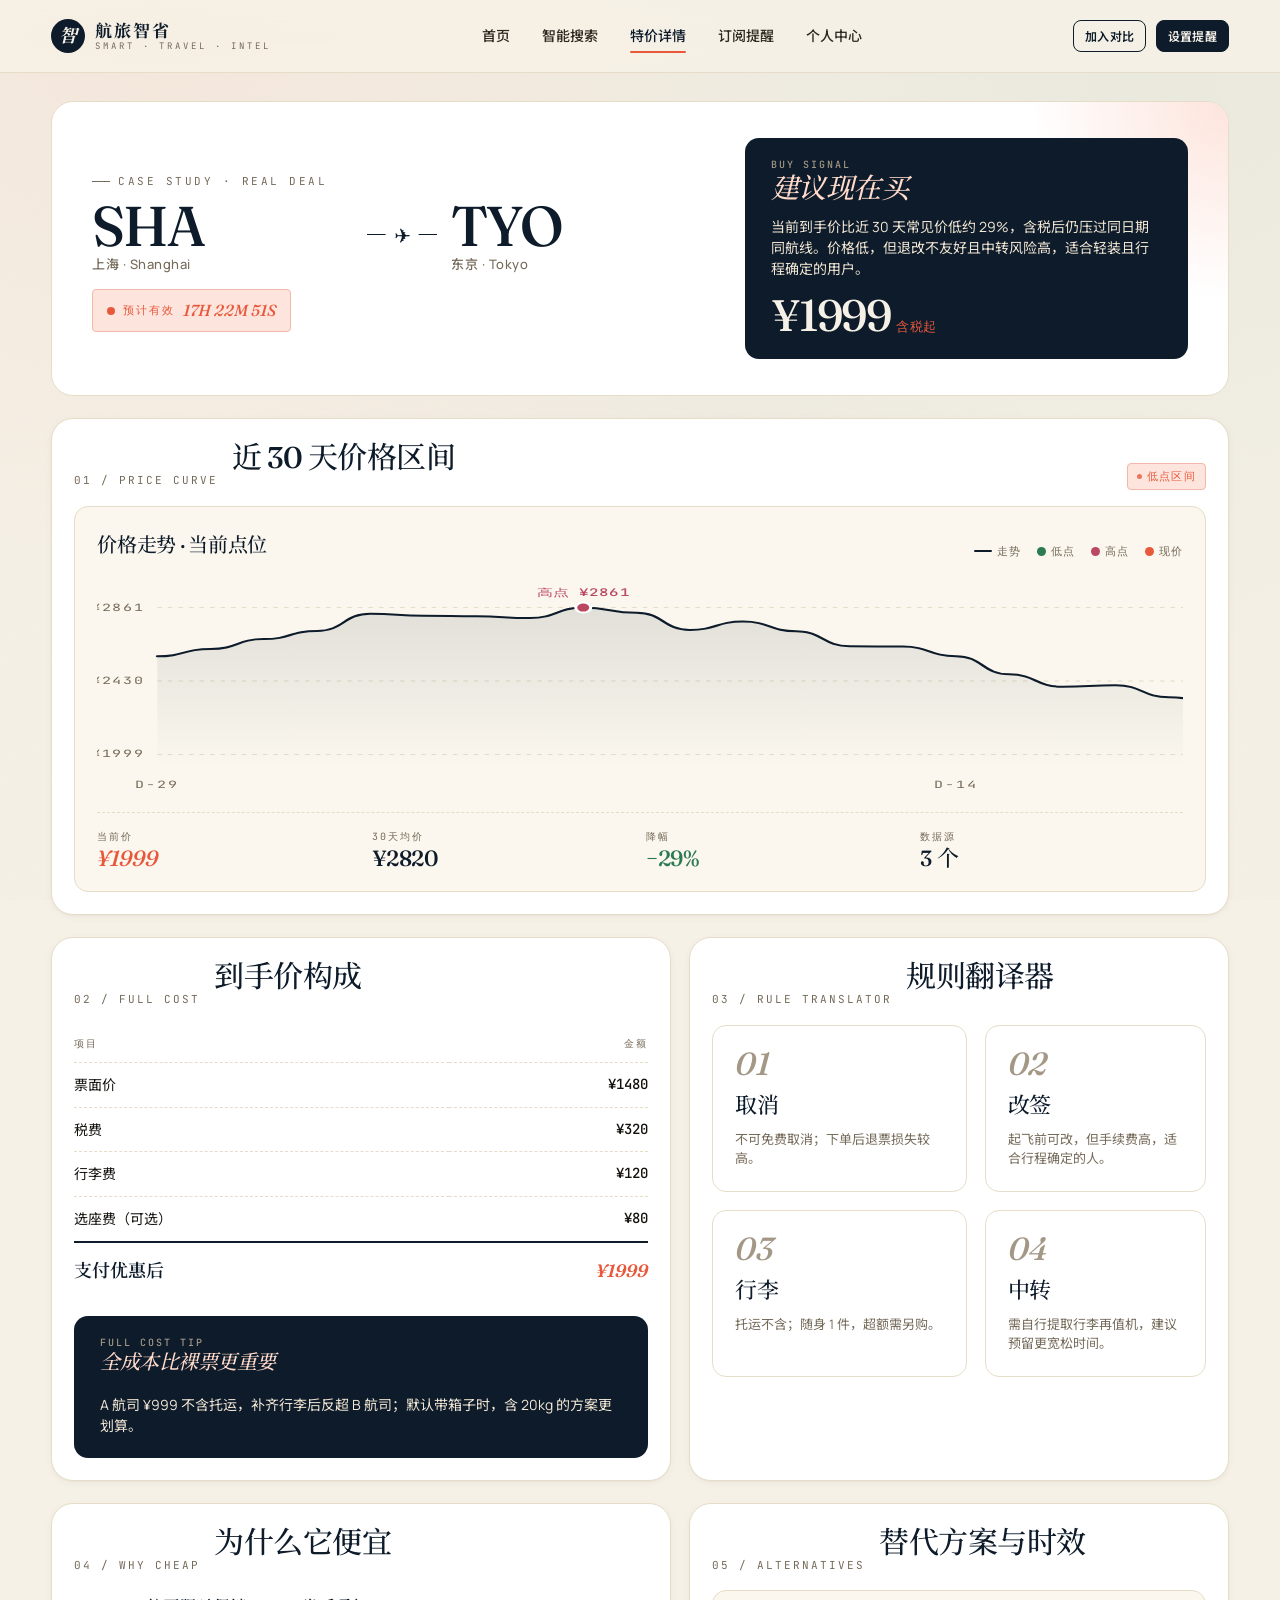
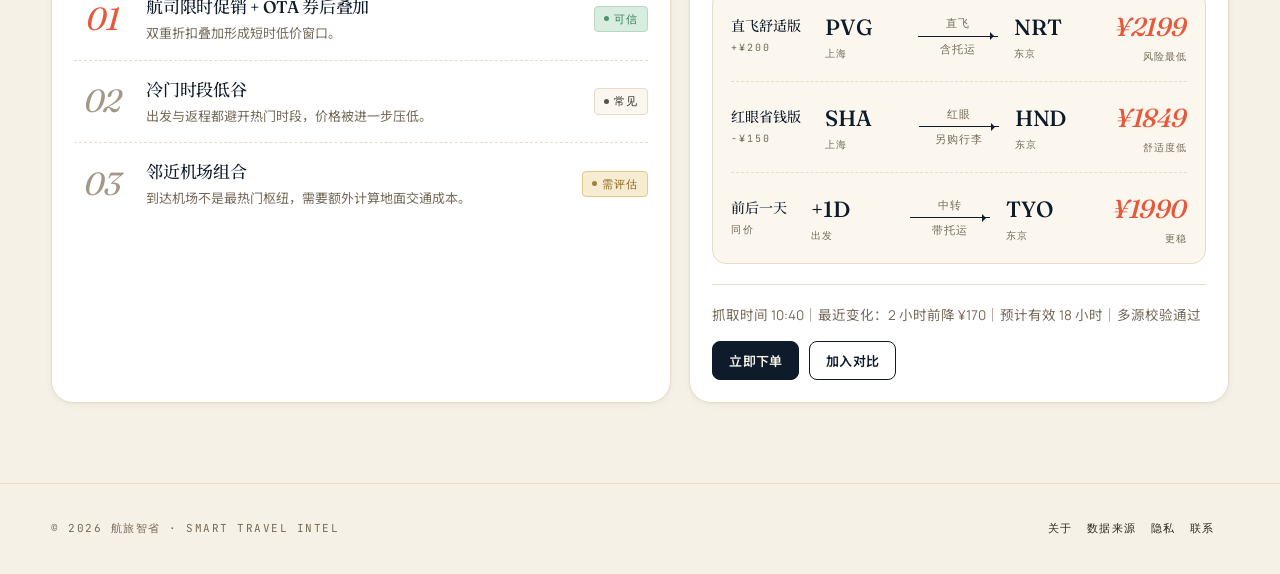
<file: deal-detail.html>
<!doctype html>
<html lang="zh-CN">
<head>
  <meta charset="UTF-8" />
  <meta name="viewport" content="width=device-width, initial-scale=1.0" />
  <title>特价详情 · 航旅智省</title>
  <link rel="stylesheet" href="styles.css" />
</head>
<body>
<header class="topbar">
  <div class="container nav-wrap">
    <a class="brand" href="index.html">
      <span class="brand-mark">智</span>
      <span class="brand-word"><span class="brand-cn">航旅智省</span><span class="brand-en">SMART · TRAVEL · INTEL</span></span>
    </a>
    <nav class="primary">
      <a href="index.html">首页</a>
      <a href="search.html">智能搜索</a>
      <a class="active" href="deal-detail.html">特价详情</a>
      <a href="subscribe.html">订阅提醒</a>
      <a href="profile.html">个人中心</a>
    </nav>
    <div class="nav-actions">
      <button class="btn btn-ghost btn-sm" data-toast="已加入对比清单。">加入对比</button>
      <button class="btn btn-primary btn-sm" data-toast="已为上海⇌东京设置价格提醒。">设置提醒</button>
    </div>
  </div>
</header>

<main class="container">
  <section class="deal-hero" data-reveal>
    <div>
      <div class="eyebrow">CASE STUDY · REAL DEAL</div>
      <div class="route-display">
        <div class="route-airport">SHA<span class="name">上海 · Shanghai</span></div>
        <div class="route-line"></div>
        <div class="route-airport">TYO<span class="name">东京 · Tokyo</span></div>
      </div>
      <div class="countdown" id="countdown"><span class="live-dot"></span> 预计有效 <b>--h --m --s</b></div>
    </div>
    <div class="summary" style="grid-template-columns:1fr; gap:14px;">
      <div class="verdict"><small>BUY SIGNAL</small>建议现在买</div>
      <p class="reason">当前到手价比近 30 天常见价低约 29%，含税后仍压过同日期同航线。价格低，但退改不友好且中转风险高，适合轻装且行程确定的用户。</p>
      <div class="price-big">¥1999<small>含税起</small></div>
    </div>
  </section>

  <section class="panel" data-reveal>
    <div class="section-title"><span class="num">01 / PRICE CURVE</span><h2>近 30 天价格区间</h2><span class="spacer"></span><span class="chip chip-ember">低点区间</span></div>
    <div class="chart-wrap">
      <div class="chart-header">
        <h3>价格走势 · 当前点位</h3>
        <div class="chart-legend"><span><i></i>走势</span><span class="dot-low"><i></i>低点</span><span class="dot-high"><i></i>高点</span><span class="dot-current"><i></i>现价</span></div>
      </div>
      <svg id="price-chart" class="chart-svg" viewBox="0 0 720 220" preserveAspectRatio="none"></svg>
      <div class="chart-summary-grid">
        <div class="item"><div class="l">当前价</div><div class="v ember">¥1999</div></div>
        <div class="item"><div class="l">30天均价</div><div class="v">¥2820</div></div>
        <div class="item"><div class="l">降幅</div><div class="v emerald">−29%</div></div>
        <div class="item"><div class="l">数据源</div><div class="v">3 个</div></div>
      </div>
    </div>
  </section>

  <section class="grid-2" data-reveal>
    <article class="panel">
      <div class="section-title"><span class="num">02 / FULL COST</span><h2>到手价构成</h2></div>
      <table class="table">
        <tr><th>项目</th><th class="num">金额</th></tr>
        <tr><td>票面价</td><td class="num">¥1480</td></tr>
        <tr><td>税费</td><td class="num">¥320</td></tr>
        <tr><td>行李费</td><td class="num">¥120</td></tr>
        <tr><td>选座费（可选）</td><td class="num">¥80</td></tr>
        <tr class="total"><td>支付优惠后</td><td class="num">¥1999</td></tr>
      </table>
      <div class="summary mt-20" style="grid-template-columns:1fr;">
        <div class="verdict" style="font-size:20px;"><small>FULL COST TIP</small>全成本比裸票更重要</div>
        <p class="reason">A 航司 ¥999 不含托运，补齐行李后反超 B 航司；默认带箱子时，含 20kg 的方案更划算。</p>
      </div>
    </article>

    <article class="panel">
      <div class="section-title"><span class="num">03 / RULE TRANSLATOR</span><h2>规则翻译器</h2></div>
      <div class="grid-2">
        <div class="sub-card"><span class="num">01</span><h3>取消</h3><p>不可免费取消；下单后退票损失较高。</p></div>
        <div class="sub-card"><span class="num">02</span><h3>改签</h3><p>起飞前可改，但手续费高，适合行程确定的人。</p></div>
        <div class="sub-card"><span class="num">03</span><h3>行李</h3><p>托运不含；随身 1 件，超额需另购。</p></div>
        <div class="sub-card"><span class="num">04</span><h3>中转</h3><p>需自行提取行李再值机，建议预留更宽松时间。</p></div>
      </div>
    </article>
  </section>

  <section class="grid-2" data-reveal>
    <article class="panel">
      <div class="section-title"><span class="num">04 / WHY CHEAP</span><h2>为什么它便宜</h2></div>
      <div class="feed">
        <div class="feed-item hot"><div class="feed-rank">01</div><div class="feed-body"><strong>航司限时促销 + OTA 券后叠加</strong><p>双重折扣叠加形成短时低价窗口。</p></div><div class="feed-meta"><span class="chip chip-ok">可信</span></div></div>
        <div class="feed-item"><div class="feed-rank">02</div><div class="feed-body"><strong>冷门时段低谷</strong><p>出发与返程都避开热门时段，价格被进一步压低。</p></div><div class="feed-meta"><span class="chip">常见</span></div></div>
        <div class="feed-item"><div class="feed-rank">03</div><div class="feed-body"><strong>邻近机场组合</strong><p>到达机场不是最热门枢纽，需要额外计算地面交通成本。</p></div><div class="feed-meta"><span class="chip chip-warn">需评估</span></div></div>
      </div>
    </article>

    <article class="panel">
      <div class="section-title"><span class="num">05 / ALTERNATIVES</span><h2>替代方案与时效</h2></div>
      <div style="border:1px solid var(--line); border-radius:var(--r-md); padding:0 18px; background:var(--paper-2);">
        <div class="flight-result"><div class="flight-airline"><b>直飞舒适版</b>+¥200</div><div class="flight-times"><div class="time">PVG<small>上海</small></div><div class="duration"><span>直飞</span><span class="line"></span><span>含托运</span></div><div class="time">NRT<small>东京</small></div></div><div class="flight-price">¥2199<small>风险最低</small></div></div>
        <div class="flight-result"><div class="flight-airline"><b>红眼省钱版</b>−¥150</div><div class="flight-times"><div class="time">SHA<small>上海</small></div><div class="duration"><span>红眼</span><span class="line"></span><span>另购行李</span></div><div class="time">HND<small>东京</small></div></div><div class="flight-price">¥1849<small>舒适度低</small></div></div>
        <div class="flight-result"><div class="flight-airline"><b>前后一天</b>同价</div><div class="flight-times"><div class="time">+1D<small>出发</small></div><div class="duration"><span>中转</span><span class="line"></span><span>带托运</span></div><div class="time">TYO<small>东京</small></div></div><div class="flight-price">¥1990<small>更稳</small></div></div>
      </div>
      <div class="divider"></div>
      <p class="muted">抓取时间 10:40｜最近变化：2 小时前降 ¥170｜预计有效 18 小时｜多源校验通过</p>
      <div class="flex mt-16"><button class="btn btn-primary" data-toast="已跳转至购买页。">立即下单</button><button class="btn btn-ghost" data-toast="已保存到对比清单。">加入对比</button></div>
    </article>
  </section>
</main>

<footer class="foot">
  <div class="container">
    <div>© 2026 航旅智省 · SMART TRAVEL INTEL</div>
    <div><a href="#">关于</a><a href="#">数据来源</a><a href="#">隐私</a><a href="#">联系</a></div>
  </div>
</footer>
<script src="script.js"></script>
</body>
</html>
</file>
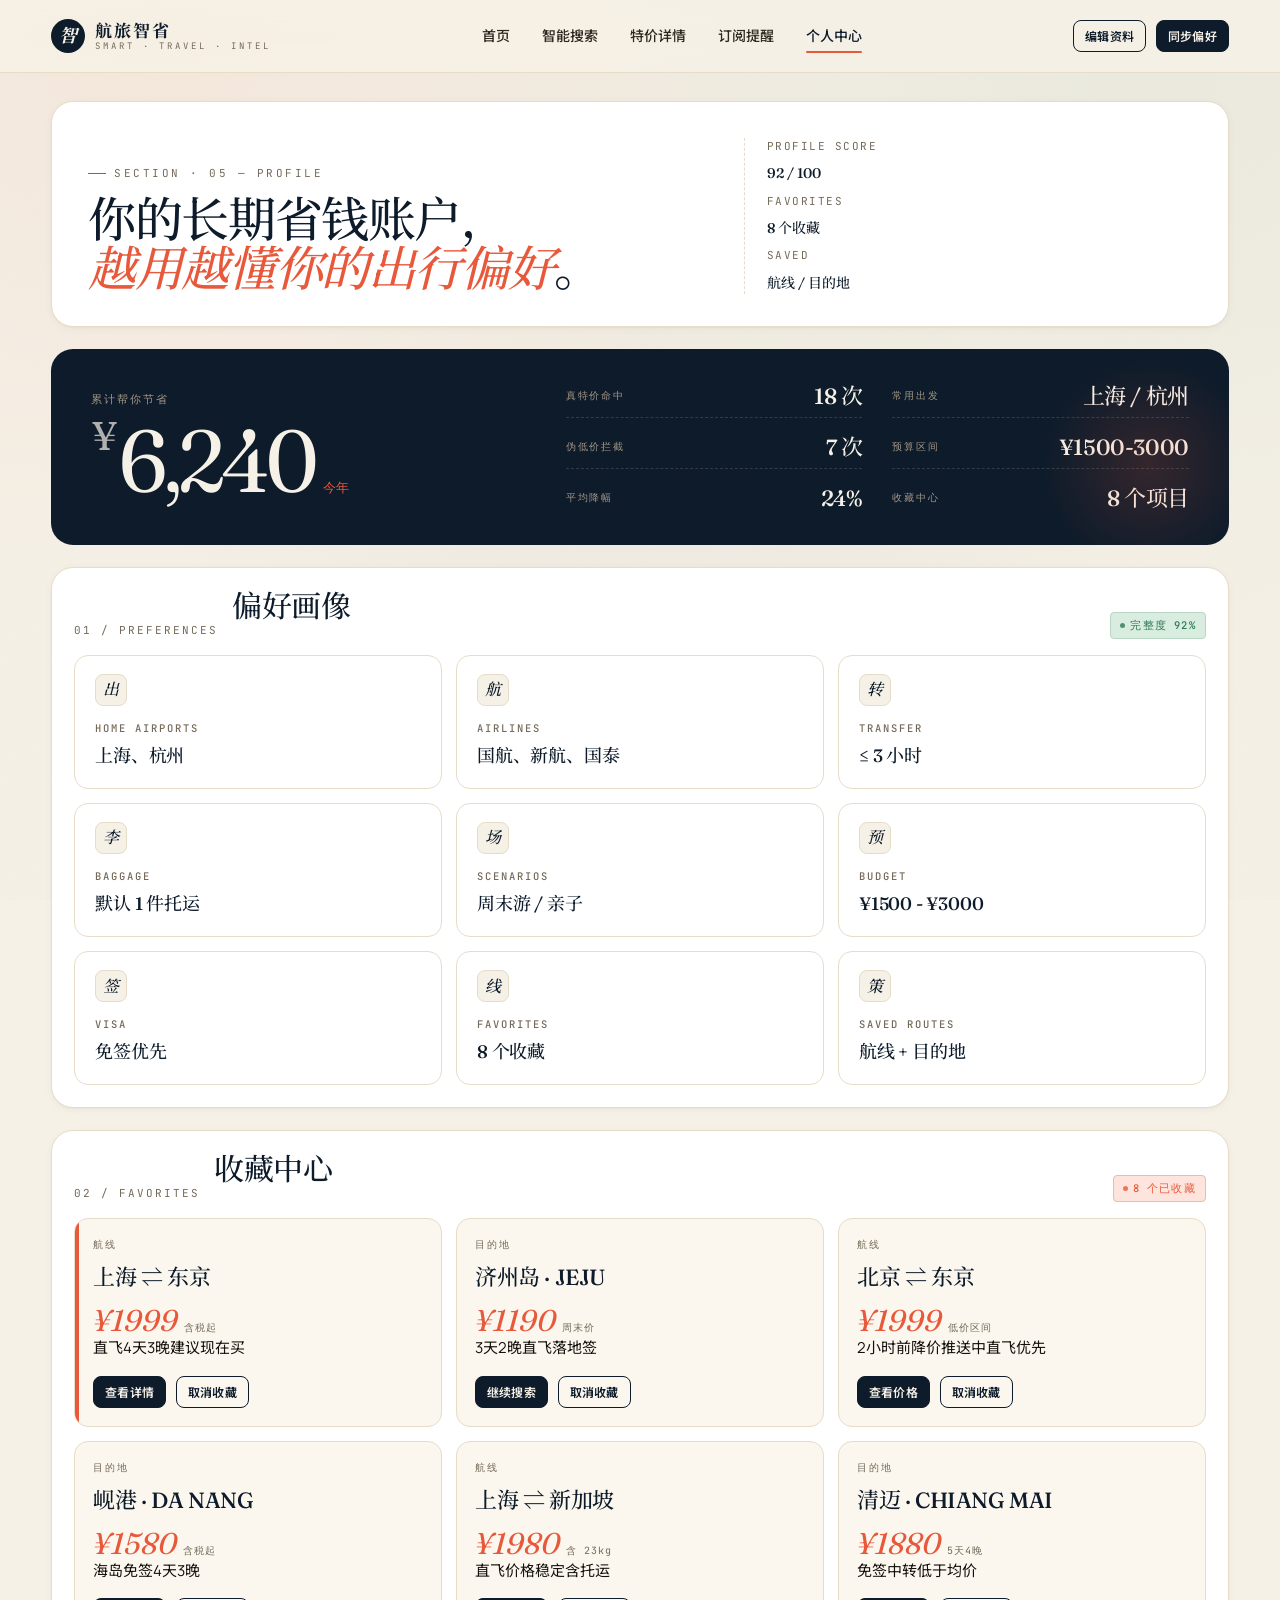
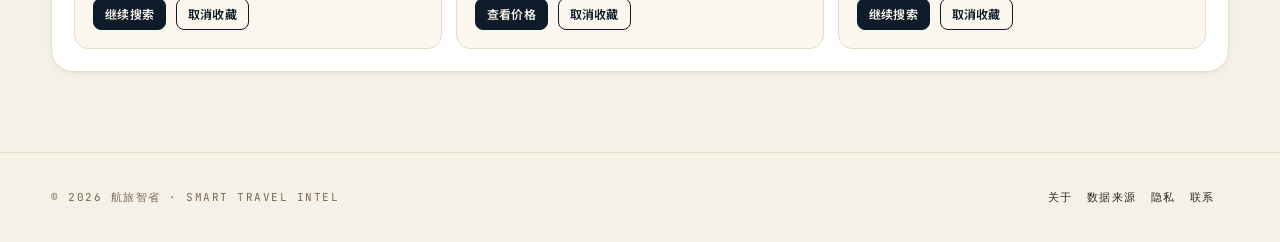
<file: profile.html>
<!doctype html>
<html lang="zh-CN">
<head>
  <meta charset="UTF-8" />
  <meta name="viewport" content="width=device-width, initial-scale=1.0" />
  <title>个人中心 · 航旅智省</title>
  <link rel="stylesheet" href="styles.css" />
</head>
<body>
<header class="topbar">
  <div class="container nav-wrap">
    <a class="brand" href="index.html">
      <span class="brand-mark">智</span>
      <span class="brand-word"><span class="brand-cn">航旅智省</span><span class="brand-en">SMART · TRAVEL · INTEL</span></span>
    </a>
    <nav class="primary">
      <a href="index.html">首页</a>
      <a href="search.html">智能搜索</a>
      <a href="deal-detail.html">特价详情</a>
      <a href="subscribe.html">订阅提醒</a>
      <a class="active" href="profile.html">个人中心</a>
    </nav>
    <div class="nav-actions">
      <button class="btn btn-ghost btn-sm" data-toast="编辑资料功能正在 demo 阶段。">编辑资料</button>
      <button class="btn btn-primary btn-sm" data-toast="偏好已同步。">同步偏好</button>
    </div>
  </div>
</header>

<main class="container">
  <section class="panel mini-hero" data-reveal>
    <div>
      <div class="eyebrow">SECTION · 05 — PROFILE</div>
      <h1>你的长期省钱账户，<br/><em>越用越懂你的出行偏好</em>。</h1>
    </div>
    <div class="mini-hero-side">
      <span>PROFILE SCORE</span><b>92 / 100</b><span>FAVORITES</span><b>8 个收藏</b><span>SAVED</span><b>航线 / 目的地</b>
    </div>
  </section>

  <section class="savings-board" data-reveal>
    <div class="savings-total"><div class="l">累计帮你节省</div><div class="v"><span data-count="6240" data-fmt="comma">0</span><small>今年</small></div></div>
    <div class="savings-meta"><div class="row-item"><span class="l">真特价命中</span><span class="v">18 次</span></div><div class="row-item"><span class="l">伪低价拦截</span><span class="v">7 次</span></div><div class="row-item"><span class="l">平均降幅</span><span class="v">24%</span></div></div>
    <div class="savings-meta"><div class="row-item"><span class="l">常用出发</span><span class="v">上海 / 杭州</span></div><div class="row-item"><span class="l">预算区间</span><span class="v">¥1500-3000</span></div><div class="row-item"><span class="l">收藏中心</span><span class="v">8 个项目</span></div></div>
  </section>

  <section class="panel" data-reveal>
    <div class="section-title"><span class="num">01 / PREFERENCES</span><h2>偏好画像</h2><span class="spacer"></span><span class="chip chip-ok">完整度 92%</span></div>
    <div class="profile-cards">
      <div class="profile-card"><div class="ico">出</div><h4>Home airports</h4><div class="val">上海、杭州</div></div>
      <div class="profile-card"><div class="ico">航</div><h4>Airlines</h4><div class="val">国航、新航、国泰</div></div>
      <div class="profile-card"><div class="ico">转</div><h4>Transfer</h4><div class="val">≤ 3 小时</div></div>
      <div class="profile-card"><div class="ico">李</div><h4>Baggage</h4><div class="val">默认 1 件托运</div></div>
      <div class="profile-card"><div class="ico">场</div><h4>Scenarios</h4><div class="val">周末游 / 亲子</div></div>
      <div class="profile-card"><div class="ico">预</div><h4>Budget</h4><div class="val">¥1500 - ¥3000</div></div>
      <div class="profile-card"><div class="ico">签</div><h4>Visa</h4><div class="val">免签优先</div></div>
      <div class="profile-card"><div class="ico">线</div><h4>Favorites</h4><div class="val">8 个收藏</div></div>
      <div class="profile-card"><div class="ico">策</div><h4>Saved routes</h4><div class="val">航线 + 目的地</div></div>
    </div>
  </section>

  <section class="panel" data-reveal>
    <div class="section-title"><span class="num">02 / FAVORITES</span><h2>收藏中心</h2><span class="spacer"></span><span class="chip chip-ember">8 个已收藏</span></div>
    <div class="favorites-grid">
      <article class="favorite-card hot">
        <div class="favorite-type">航线</div>
        <h3>上海 ⇌ 东京</h3>
        <div class="favorite-price">¥1999 <small>含税起</small></div>
        <div class="meta-row"><span>直飞</span><span>4天3晚</span><span>建议现在买</span></div>
        <div class="flex mt-16"><button class="btn btn-primary btn-sm" onclick="location.href='deal-detail.html'">查看详情</button><button class="btn btn-ghost btn-sm" data-toast="已取消收藏：上海 ⇌ 东京">取消收藏</button></div>
      </article>
      <article class="favorite-card">
        <div class="favorite-type">目的地</div>
        <h3>济州岛 · JEJU</h3>
        <div class="favorite-price">¥1190 <small>周末价</small></div>
        <div class="meta-row"><span>3天2晚</span><span>直飞</span><span>落地签</span></div>
        <div class="flex mt-16"><button class="btn btn-primary btn-sm">继续搜索</button><button class="btn btn-ghost btn-sm" data-toast="已取消收藏：济州岛">取消收藏</button></div>
      </article>
      <article class="favorite-card">
        <div class="favorite-type">航线</div>
        <h3>北京 ⇌ 东京</h3>
        <div class="favorite-price">¥1999 <small>低价区间</small></div>
        <div class="meta-row"><span>2小时前降价</span><span>推送中</span><span>直飞优先</span></div>
        <div class="flex mt-16"><button class="btn btn-primary btn-sm">查看价格</button><button class="btn btn-ghost btn-sm" data-toast="已取消收藏：北京 ⇌ 东京">取消收藏</button></div>
      </article>
      <article class="favorite-card">
        <div class="favorite-type">目的地</div>
        <h3>岘港 · DA NANG</h3>
        <div class="favorite-price">¥1580 <small>含税起</small></div>
        <div class="meta-row"><span>海岛</span><span>免签</span><span>4天3晚</span></div>
        <div class="flex mt-16"><button class="btn btn-primary btn-sm">继续搜索</button><button class="btn btn-ghost btn-sm" data-toast="已取消收藏：岘港">取消收藏</button></div>
      </article>
      <article class="favorite-card">
        <div class="favorite-type">航线</div>
        <h3>上海 ⇌ 新加坡</h3>
        <div class="favorite-price">¥1980 <small>含 23kg</small></div>
        <div class="meta-row"><span>直飞</span><span>价格稳定</span><span>含托运</span></div>
        <div class="flex mt-16"><button class="btn btn-primary btn-sm">查看价格</button><button class="btn btn-ghost btn-sm" data-toast="已取消收藏：上海 ⇌ 新加坡">取消收藏</button></div>
      </article>
      <article class="favorite-card">
        <div class="favorite-type">目的地</div>
        <h3>清迈 · CHIANG MAI</h3>
        <div class="favorite-price">¥1880 <small>5天4晚</small></div>
        <div class="meta-row"><span>免签</span><span>中转</span><span>低于均价</span></div>
        <div class="flex mt-16"><button class="btn btn-primary btn-sm">继续搜索</button><button class="btn btn-ghost btn-sm" data-toast="已取消收藏：清迈">取消收藏</button></div>
      </article>
    </div>
  </section>
</main>

<footer class="foot">
  <div class="container">
    <div>© 2026 航旅智省 · SMART TRAVEL INTEL</div>
    <div><a href="#">关于</a><a href="#">数据来源</a><a href="#">隐私</a><a href="#">联系</a></div>
  </div>
</footer>
<script src="script.js"></script>
</body>
</html>
</file>
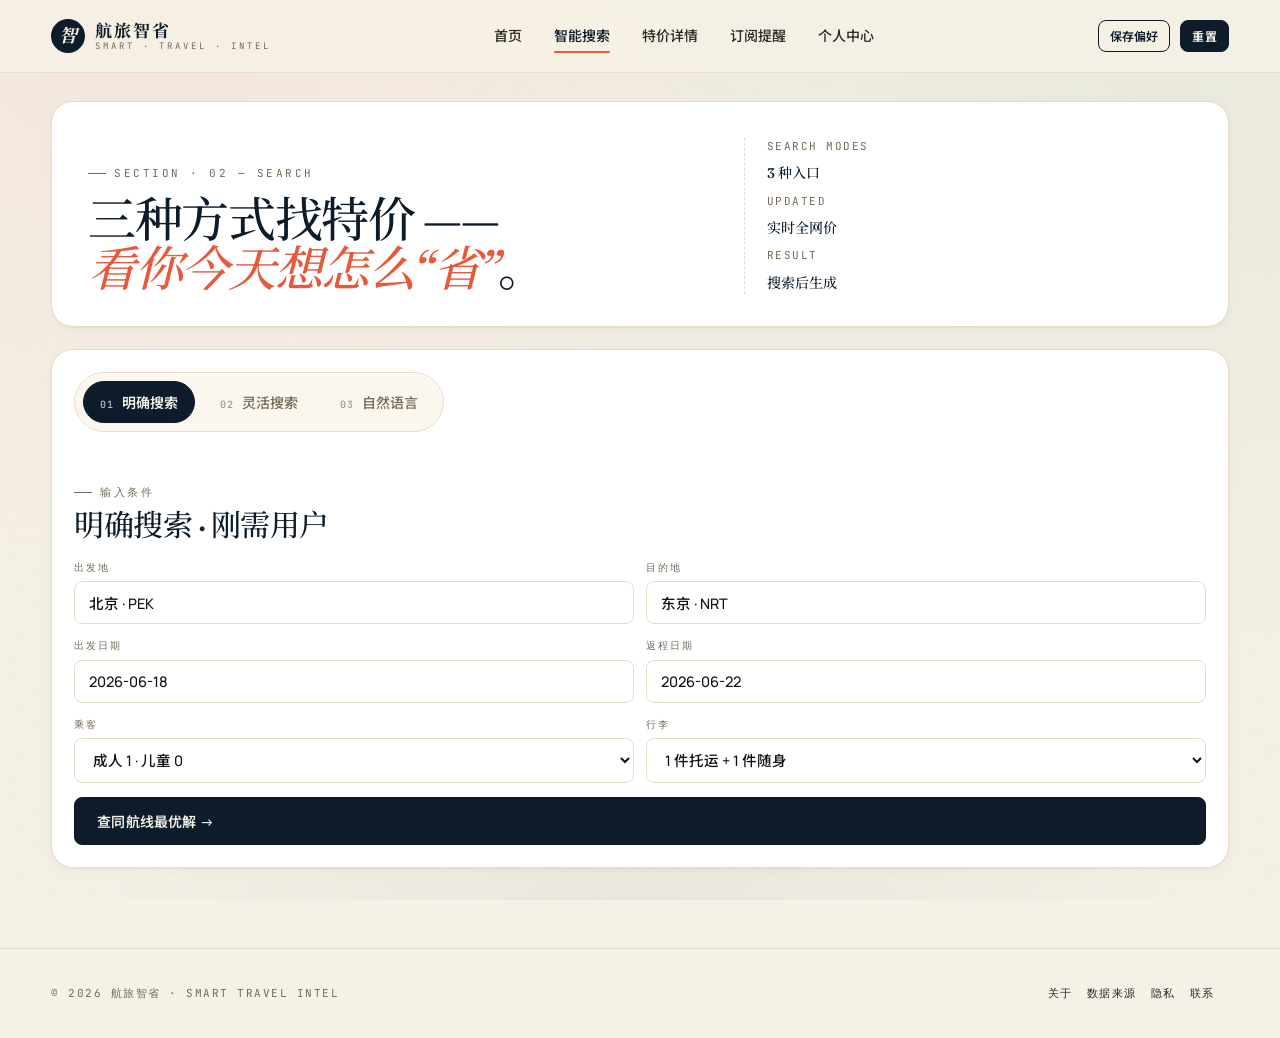
<file: search.html>
<!doctype html>
<html lang="zh-CN">
<head>
  <meta charset="UTF-8" />
  <meta name="viewport" content="width=device-width, initial-scale=1.0" />
  <title>智能搜索 · 航旅智省</title>
  <link rel="stylesheet" href="styles.css" />
</head>
<body>

<header class="topbar">
  <div class="container nav-wrap">
    <a class="brand" href="index.html">
      <span class="brand-mark">智</span>
      <span class="brand-word">
        <span class="brand-cn">航旅智省</span>
        <span class="brand-en">SMART · TRAVEL · INTEL</span>
      </span>
    </a>
    <nav class="primary">
      <a href="index.html">首页</a>
      <a class="active" href="search.html">智能搜索</a>
      <a href="deal-detail.html">特价详情</a>
      <a href="subscribe.html">订阅提醒</a>
      <a href="profile.html">个人中心</a>
    </nav>
    <div class="nav-actions">
      <button class="btn btn-ghost btn-sm" data-toast="偏好已保存到本地。">保存偏好</button>
      <button class="btn btn-primary btn-sm" data-toast="已重置默认偏好。">重置</button>
    </div>
  </div>
</header>

<main class="container">

  <section class="panel mini-hero" data-reveal>
    <div>
      <div class="eyebrow">SECTION · 02 — SEARCH</div>
      <h1>三种方式找特价 ——<br/><em style="font-family:var(--serif); font-style:italic;">看你今天想怎么“省”</em>。</h1>
    </div>
    <div class="mini-hero-side">
      <span>SEARCH MODES</span>
      <b>3 种入口</b>
      <span>UPDATED</span>
      <b>实时全网价</b>
      <span>RESULT</span>
      <b>搜索后生成</b>
    </div>
  </section>

  <section class="panel search-stage" data-reveal>
    <div class="tab-buttons search-mode-switch" data-tabs="search-tabs">
      <button class="tab-btn active" data-target="tab-precise"><span class="tab-num">01</span>明确搜索</button>
      <button class="tab-btn" data-target="tab-flex"><span class="tab-num">02</span>灵活搜索</button>
      <button class="tab-btn" data-target="tab-nlp"><span class="tab-num">03</span>自然语言</button>
    </div>

    <div id="search-tabs">
      <div class="tab-panel active" id="tab-precise">
        <div class="search-input-view">
          <div class="eyebrow">输入条件</div>
          <h2>明确搜索 · 刚需用户</h2>
          <form class="form mt-16" onsubmit="event.preventDefault();">
            <div class="form-row">
              <label class="field">出发地<input value="北京 · PEK" /></label>
              <label class="field">目的地<input value="东京 · NRT" /></label>
            </div>
            <div class="form-row">
              <label class="field">出发日期<input value="2026-06-18" /></label>
              <label class="field">返程日期<input value="2026-06-22" /></label>
            </div>
            <div class="form-row">
              <label class="field">乘客<select><option>成人 1 · 儿童 0</option><option>成人 2 · 儿童 0</option><option>成人 2 · 儿童 1</option></select></label>
              <label class="field">行李<select><option>1 件托运 + 1 件随身</option><option>仅随身</option><option>2 件托运</option></select></label>
            </div>
            <button type="button" class="btn btn-primary btn-lg" data-search-submit>查同航线最优解 →</button>
          </form>
        </div>

        <div class="search-result-view" hidden>
          <div class="row">
            <div>
              <div class="eyebrow">实时结果</div>
              <h2>3 个候选 · 已按全成本排序</h2>
            </div>
            <button class="btn btn-ghost btn-sm" data-back-input>返回修改条件</button>
          </div>
          <div class="result-box mt-16">
            <div class="flight-result">
              <div class="flight-airline"><b>CA · 国航</b>CA181</div>
              <div class="flight-times"><div class="time">08:30 <small>PEK</small></div><div class="duration"><span>3 小时 25 分</span><span class="line"></span><span>直飞</span></div><div class="time">13:55 <small>NRT</small></div></div>
              <div class="flight-price">¥1999 <small>含税 · 含 23kg</small></div>
            </div>
            <div class="flight-result">
              <div class="flight-airline"><b>NH · 全日空</b>NH962</div>
              <div class="flight-times"><div class="time">14:10 <small>PEK</small></div><div class="duration"><span>3 小时 30 分</span><span class="line"></span><span>直飞</span></div><div class="time">19:40 <small>NRT</small></div></div>
              <div class="flight-price">¥2180 <small>含税 · 改签灵活</small></div>
            </div>
            <div class="flight-result">
              <div class="flight-airline"><b>MU · 东航</b>MU523</div>
              <div class="flight-times"><div class="time">23:45 <small>PEK</small></div><div class="duration"><span>3 小时 15 分</span><span class="line"></span><span>红眼</span></div><div class="time">04:00 <small>+1 NRT</small></div></div>
              <div class="flight-price">¥1680 <small>含税 · 自购托运</small></div>
            </div>
          </div>
          <div class="summary mt-16" style="grid-template-columns: 1fr auto;">
            <div><div class="verdict" style="font-size:20px;"><small>SUMMARY</small>建议选 ① 国航 ¥1999</div></div>
            <button class="btn btn-ember btn-lg" data-toast="已为你打开购买窗口 ✈">立即下单</button>
          </div>
        </div>
      </div>

      <div class="tab-panel" id="tab-flex">
        <div class="search-input-view">
          <div class="eyebrow">告诉我大致条件</div>
          <h2>灵活搜索 · 旅游型用户</h2>
          <form class="form mt-16" onsubmit="event.preventDefault();">
            <label class="field">出发地<input value="上海 · PVG" /></label>
            <div class="form-row">
              <label class="field">时间窗口<input value="未来 45 天内" /></label>
              <label class="field">总预算<input value="¥3000" /></label>
            </div>
            <label class="field">偏好<select>
              <option>海岛 / 免签 / 直飞 / 短途</option>
              <option>城市游 / 文化 / 美食</option>
              <option>滑雪 / 冬季 / 温泉</option>
              <option>周末快闪 / 3-4 天</option>
            </select></label>
            <button type="button" class="btn btn-primary btn-lg" data-search-submit>生成最划算目的地 →</button>
          </form>
        </div>

        <div class="search-result-view" hidden>
          <div class="row">
            <div>
              <div class="eyebrow">推荐目的地 · TOP 6</div>
              <h2>¥3000 内 · 已按决策优先级排序</h2>
            </div>
            <button class="btn btn-ghost btn-sm" data-back-input>返回修改条件</button>
          </div>
          <div class="nlp-result-grid mt-16">
            <div class="nlp-result-card"><div class="city">岘港 <small>DA NANG</small></div><div class="price-tag">¥1580 起</div><div class="meta"><span>4天3晚</span><span>直飞</span><span>免签</span></div><div class="verdict">“低于近30天均价 18%。可下单。”</div></div>
            <div class="nlp-result-card"><div class="city">济州岛 <small>JEJU</small></div><div class="price-tag">¥1190 起</div><div class="meta"><span>3天2晚</span><span>直飞</span><span>落地签</span></div><div class="verdict">“周末出发，最便宜组合。”</div></div>
            <div class="nlp-result-card"><div class="city">清迈 <small>CHIANG MAI</small></div><div class="price-tag">¥1880 起</div><div class="meta"><span>5天4晚</span><span>中转</span><span>免签</span></div><div class="verdict">“现在买。低于均价 22%。”</div></div>
            <div class="nlp-result-card"><div class="city">普吉 <small>PHUKET</small></div><div class="price-tag">¥1990 起</div><div class="meta"><span>6天5晚</span><span>中转</span><span>免签</span></div><div class="verdict">“含 20kg，全成本最优。”</div></div>
            <div class="nlp-result-card"><div class="city">巴厘岛 <small>BALI</small></div><div class="price-tag">¥2680 起</div><div class="meta"><span>5天4晚</span><span>中转</span><span>免签</span></div><div class="verdict">“价格稳定，可下单。”</div></div>
            <div class="nlp-result-card"><div class="city">长滩岛 <small>BORACAY</small></div><div class="price-tag">¥2390 起</div><div class="meta"><span>5天4晚</span><span>中转</span><span>电子签</span></div><div class="verdict">“价格在低点，但要订早班。”</div></div>
          </div>
        </div>
      </div>

      <div class="tab-panel" id="tab-nlp">
        <div class="search-input-view">
          <div class="eyebrow">说人话就行</div>
          <h2>自然语言搜索 · 低门槛</h2>
          <div class="nlp-demo mt-16" id="nlp-form">
            <label class="field" style="margin-bottom:8px;">直接输入你的需求</label>
            <textarea>下个月找一个 4 天 3 晚适合情侣的便宜目的地，从上海出发，预算 3000 以内，最好直飞免签。</textarea>
            <div style="display:flex; gap:10px; margin-top:12px; flex-wrap: wrap;">
              <button type="button" class="btn btn-primary" data-search-submit>解析并生成方案 →</button>
              <button type="button" class="btn btn-ghost btn-sm" onclick="document.querySelector('#nlp-form textarea').value='周末想从北京去日本玩 3 天，越便宜越好';">示例 1</button>
              <button type="button" class="btn btn-ghost btn-sm" onclick="document.querySelector('#nlp-form textarea').value='春节想带爸妈去东南亚，10 天行程，预算 8000';">示例 2</button>
              <button type="button" class="btn btn-ghost btn-sm" onclick="document.querySelector('#nlp-form textarea').value='下周一个人想出去散散心，3000 块以内能去哪';">示例 3</button>
            </div>
          </div>
        </div>

        <div class="search-result-view" hidden>
          <div class="row">
            <div>
              <div class="eyebrow">生成结果</div>
              <h2>自然语言搜索结果</h2>
            </div>
            <button class="btn btn-ghost btn-sm" data-back-input>返回修改条件</button>
          </div>
          <div class="nlp-output mt-16" id="nlp-output">
            <span class="muted">结果生成中…</span>
          </div>
        </div>
      </div>
    </div>
  </section>

</main>

<footer class="foot">
  <div class="container">
    <div>© 2026 航旅智省 · SMART TRAVEL INTEL</div>
    <div>
      <a href="#">关于</a><a href="#">数据来源</a><a href="#">隐私</a><a href="#">联系</a>
    </div>
  </div>
</footer>

<script src="script.js"></script>
</body>
</html>
</file>
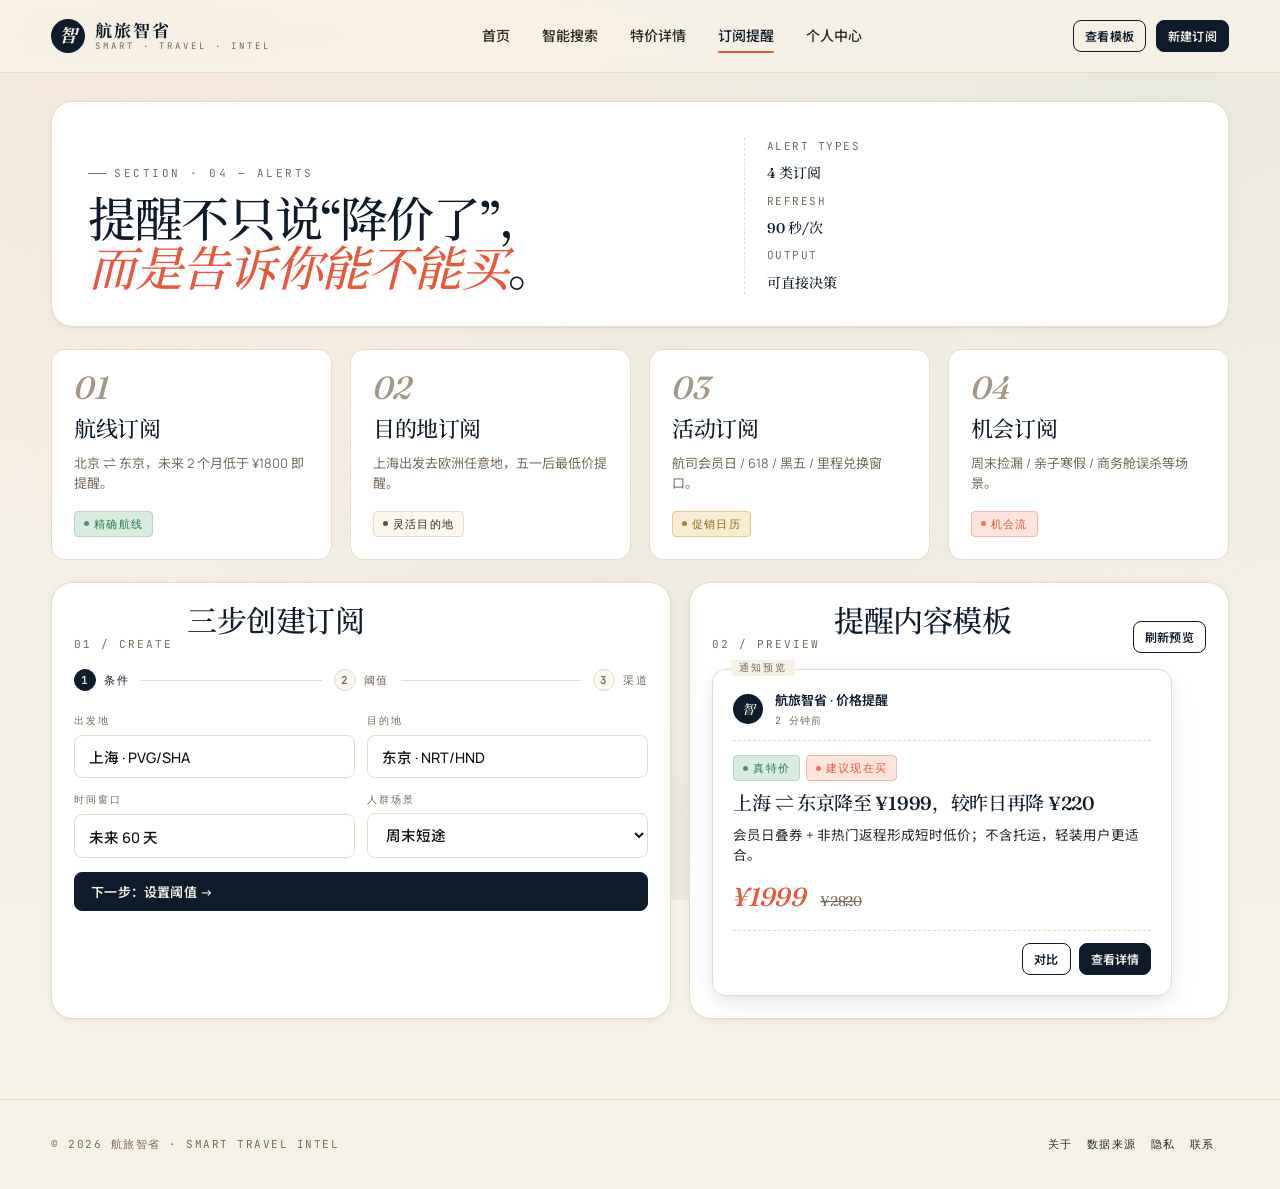
<file: subscribe.html>
<!doctype html>
<html lang="zh-CN">
<head>
  <meta charset="UTF-8" />
  <meta name="viewport" content="width=device-width, initial-scale=1.0" />
  <title>订阅提醒 · 航旅智省</title>
  <link rel="stylesheet" href="styles.css" />
</head>
<body>
<header class="topbar">
  <div class="container nav-wrap">
    <a class="brand" href="index.html">
      <span class="brand-mark">智</span>
      <span class="brand-word"><span class="brand-cn">航旅智省</span><span class="brand-en">SMART · TRAVEL · INTEL</span></span>
    </a>
    <nav class="primary">
      <a href="index.html">首页</a>
      <a href="search.html">智能搜索</a>
      <a href="deal-detail.html">特价详情</a>
      <a class="active" href="subscribe.html">订阅提醒</a>
      <a href="profile.html">个人中心</a>
    </nav>
    <div class="nav-actions">
      <button class="btn btn-ghost btn-sm" data-toast="已打开提醒模板预览。">查看模板</button>
      <button class="btn btn-primary btn-sm" data-toast="从下方三步创建你的订阅。">新建订阅</button>
    </div>
  </div>
</header>

<main class="container">
  <section class="panel mini-hero" data-reveal>
    <div>
      <div class="eyebrow">SECTION · 04 — ALERTS</div>
      <h1>提醒不只说“降价了”，<br/><em>而是告诉你能不能买</em>。</h1>
    </div>
    <div class="mini-hero-side">
      <span>ALERT TYPES</span><b>4 类订阅</b><span>REFRESH</span><b>90 秒/次</b><span>OUTPUT</span><b>可直接决策</b>
    </div>
  </section>

  <section class="grid-4" data-reveal>
    <div class="sub-card" data-toast="已选择航线订阅"><span class="num">01</span><h3>航线订阅</h3><p>北京 ⇌ 东京，未来 2 个月低于 ¥1800 即提醒。</p><div class="btn-row"><span class="chip chip-ok">精确航线</span></div></div>
    <div class="sub-card" data-toast="已选择目的地订阅"><span class="num">02</span><h3>目的地订阅</h3><p>上海出发去欧洲任意地，五一后最低价提醒。</p><div class="btn-row"><span class="chip">灵活目的地</span></div></div>
    <div class="sub-card" data-toast="已选择活动订阅"><span class="num">03</span><h3>活动订阅</h3><p>航司会员日 / 618 / 黑五 / 里程兑换窗口。</p><div class="btn-row"><span class="chip chip-warn">促销日历</span></div></div>
    <div class="sub-card" data-toast="已选择机会订阅"><span class="num">04</span><h3>机会订阅</h3><p>周末捡漏 / 亲子寒假 / 商务舱误杀等场景。</p><div class="btn-row"><span class="chip chip-ember">机会流</span></div></div>
  </section>

  <section class="grid-2" data-reveal>
    <article class="panel">
      <div class="section-title"><span class="num">01 / CREATE</span><h2>三步创建订阅</h2></div>
      <div class="wizard" id="sub-wizard">
        <div class="wizard-steps">
          <div class="wizard-step active"><span class="num">1</span>条件</div><div class="wizard-divider"></div>
          <div class="wizard-step"><span class="num">2</span>阈值</div><div class="wizard-divider"></div>
          <div class="wizard-step"><span class="num">3</span>渠道</div>
        </div>
        <div data-step>
          <form class="form" onsubmit="event.preventDefault();">
            <div class="form-row"><label class="field">出发地<input value="上海 · PVG/SHA" /></label><label class="field">目的地<input value="东京 · NRT/HND" /></label></div>
            <div class="form-row"><label class="field">时间窗口<input value="未来 60 天" /></label><label class="field">人群场景<select><option>周末短途</option><option>亲子假期</option><option>出差刚需</option></select></label></div>
            <button type="button" class="btn btn-primary" data-next>下一步：设置阈值 →</button>
          </form>
        </div>
        <div data-step>
          <form class="form" onsubmit="event.preventDefault();">
            <label class="field">触发条件<select><option>低于 ¥1800 或降幅超过 20%</option><option>进入近 30 天最低 10%</option><option>含托运总价低于 ¥2200</option></select></label>
            <div class="form-row"><label class="field">中转上限<input value="≤ 3 小时" /></label><label class="field">行李偏好<input value="至少 1 件托运" /></label></div>
            <div class="flex"><button type="button" class="btn btn-ghost" data-prev>← 上一步</button><button type="button" class="btn btn-primary" data-next>下一步：选择渠道 →</button></div>
          </form>
        </div>
        <div data-step>
          <form class="form" onsubmit="event.preventDefault();">
            <label class="field">推送渠道<select><option>App 推送 + 邮件</option><option>仅 App 推送</option><option>邮件每日摘要</option></select></label>
            <label class="field">提醒频率<select><option>只推真特价</option><option>所有降价都推送</option><option>每日最多 1 次</option></select></label>
            <div class="flex"><button type="button" class="btn btn-ghost" data-prev>← 上一步</button><button type="button" class="btn btn-ember" data-next>完成订阅</button></div>
          </form>
        </div>
      </div>
    </article>

    <article class="panel">
      <div class="section-title"><span class="num">02 / PREVIEW</span><h2>提醒内容模板</h2><span class="spacer"></span><button class="btn btn-ghost btn-sm" id="preview-alert">刷新预览</button></div>
      <div id="alert-preview-wrap">
        <div class="alert-preview">
          <div class="alert-head"><div class="logo">智</div><div class="meta"><b>航旅智省 · 价格提醒</b><time>2 分钟前</time></div></div>
          <div class="alert-body">
            <div class="tagrow"><span class="chip chip-ok">真特价</span><span class="chip chip-ember">建议现在买</span></div>
            <div class="headline">上海 ⇌ 东京降至 ¥1999，较昨日再降 ¥220</div>
            <p class="reason">会员日叠券 + 非热门返程形成短时低价；不含托运，轻装用户更适合。</p>
            <div class="pricerow"><span class="now">¥1999</span><span class="was">¥2820</span></div>
          </div>
          <div class="alert-actions"><button class="btn btn-ghost btn-sm" data-toast="已加入对比。">对比</button><button class="btn btn-primary btn-sm" data-toast="已打开详情页。" onclick="location.href='deal-detail.html'">查看详情</button></div>
        </div>
      </div>
    </article>
  </section>
</main>

<footer class="foot">
  <div class="container">
    <div>© 2026 航旅智省 · SMART TRAVEL INTEL</div>
    <div><a href="#">关于</a><a href="#">数据来源</a><a href="#">隐私</a><a href="#">联系</a></div>
  </div>
</footer>
<script src="script.js"></script>
</body>
</html>
</file>
<file: styles.css>
/* ========================================================================
   航旅智省 — Editorial Travel Intelligence
   Design language: editorial magazine × data dashboard × ticket stub
   ======================================================================== */

@import url('https://fonts.googleapis.com/css2?family=Fraunces:opsz,wght,SOFT@9..144,300..900,0..100&family=Manrope:wght@300;400;500;600;700;800&family=JetBrains+Mono:wght@400;500;700&family=Noto+Serif+SC:wght@400;600;800&family=Noto+Sans+SC:wght@300;400;500;700&display=swap');

:root {
  /* Core palette — warm editorial */
  --ink: #0d1b2a;
  --ink-soft: #1c2e44;
  --paper: #f6f1e7;
  --paper-2: #fbf7ee;
  --paper-3: #ffffff;
  --char: #14110d;
  --char-2: #2d2820;
  --muted: #756a59;
  --muted-2: #a39786;
  --line: #e6dcc7;
  --line-soft: #efe7d4;

  /* Accents */
  --ember: #e8593c;        /* deals / savings highlight */
  --ember-soft: #fde4dc;
  --emerald: #2c7a52;      /* "real deal" green */
  --emerald-soft: #d8ecdf;
  --gold: #c89a3e;         /* premium amber */
  --gold-soft: #f6ecd1;
  --sky: #2c6ea8;          /* informational blue */
  --sky-soft: #d7e6f3;
  --rose: #b94860;         /* warning / fake deal */
  --rose-soft: #f5dde2;

  /* Type stacks */
  --serif: 'Fraunces', 'Noto Serif SC', 'Songti SC', 'STSong', serif;
  --sans:  'Manrope', 'Noto Sans SC', 'PingFang SC', 'Microsoft YaHei', system-ui, sans-serif;
  --mono:  'JetBrains Mono', 'SFMono-Regular', Menlo, monospace;

  /* Geometry */
  --r-xs: 4px;
  --r-sm: 8px;
  --r-md: 14px;
  --r-lg: 22px;
  --shadow-sm: 0 1px 2px rgba(20,17,13,.04), 0 2px 8px rgba(20,17,13,.04);
  --shadow-md: 0 4px 14px rgba(20,17,13,.06), 0 12px 32px rgba(20,17,13,.05);
  --shadow-lg: 0 12px 40px rgba(20,17,13,.10), 0 24px 60px rgba(20,17,13,.08);
}

* { box-sizing: border-box; }
html { scroll-behavior: smooth; }
body {
  margin: 0;
  min-height: 100vh;
  display: flex;
  flex-direction: column;
  font-family: var(--sans);
  font-size: 15px;
  line-height: 1.55;
  color: var(--char);
  background: var(--paper);
  background-image:
    radial-gradient(at 12% 0%, rgba(232, 89, 60, 0.06) 0px, transparent 45%),
    radial-gradient(at 90% 8%, rgba(44, 122, 82, 0.05) 0px, transparent 50%),
    radial-gradient(at 50% 100%, rgba(13, 27, 42, 0.04) 0px, transparent 60%);
  background-attachment: fixed;
  font-feature-settings: "ss01", "ss02", "cv11";
  -webkit-font-smoothing: antialiased;
  -moz-osx-font-smoothing: grayscale;
}

/* Subtle paper grain */
body::before {
  content: "";
  position: fixed; inset: 0;
  pointer-events: none;
  z-index: 0;
  background-image: url("data:image/svg+xml;utf8,<svg xmlns='http://www.w3.org/2000/svg' width='120' height='120'><filter id='n'><feTurbulence type='fractalNoise' baseFrequency='0.85' numOctaves='2' stitchTiles='stitch'/><feColorMatrix values='0 0 0 0 0.08 0 0 0 0 0.07 0 0 0 0 0.05 0 0 0 0.06 0'/></filter><rect width='100%' height='100%' filter='url(%23n)'/></svg>");
  opacity: .35;
  mix-blend-mode: multiply;
}

.container {
  width: min(1240px, 92vw);
  margin: 0 auto;
  position: relative;
  z-index: 1;
}

/* ============== TOP BAR ============== */
.topbar {
  position: sticky; top: 0; z-index: 80;
  background: rgba(246, 241, 231, 0.85);
  backdrop-filter: saturate(140%) blur(14px);
  -webkit-backdrop-filter: saturate(140%) blur(14px);
  border-bottom: 1px solid var(--line);
}
.nav-wrap {
  min-height: 72px;
  display: flex; align-items: center; gap: 18px;
  justify-content: space-between;
}
.brand {
  display: flex; align-items: center; gap: 10px;
  text-decoration: none;
}
.brand-mark {
  width: 34px; height: 34px;
  display: grid; place-items: center;
  background: var(--ink); color: var(--paper);
  border-radius: 50%;
  font-family: var(--serif); font-weight: 700;
  font-style: italic;
  font-size: 18px;
  line-height: 1;
  letter-spacing: -.5px;
}
.brand-word {
  display: flex; flex-direction: column; line-height: 1;
}
.brand-cn {
  font-family: var(--serif);
  font-weight: 700;
  font-size: 17px;
  letter-spacing: 2px;
  color: var(--ink);
}
.brand-en {
  font-family: var(--mono);
  font-size: 9px;
  letter-spacing: 3px;
  color: var(--muted);
  margin-top: 3px;
  text-transform: uppercase;
}

nav.primary {
  display: flex; gap: 4px; align-items: center;
}
nav.primary a {
  position: relative;
  text-decoration: none;
  color: var(--char-2);
  font-size: 14px;
  font-weight: 500;
  padding: 8px 14px;
  border-radius: var(--r-sm);
  transition: color .18s, background .18s;
}
nav.primary a:hover { color: var(--ink); background: rgba(20,17,13,.04); }
nav.primary a.active { color: var(--ink); }
nav.primary a.active::after {
  content: ""; position: absolute;
  left: 14px; right: 14px; bottom: 2px;
  height: 2px; background: var(--ember);
  border-radius: 2px;
}

.nav-actions { display: flex; gap: 10px; align-items: center; }
.btn {
  font-family: var(--sans);
  font-weight: 600;
  font-size: 13px;
  border-radius: var(--r-sm);
  padding: 9px 16px;
  cursor: pointer;
  border: 1px solid transparent;
  transition: transform .15s, background .15s, border-color .15s, box-shadow .15s;
  letter-spacing: .2px;
  display: inline-flex; align-items: center; gap: 6px;
}
.btn-primary {
  background: var(--ink); color: var(--paper);
  border-color: var(--ink);
}
.btn-primary:hover { background: var(--char); transform: translateY(-1px); box-shadow: var(--shadow-md); }
.btn-ghost {
  background: transparent; color: var(--ink);
  border-color: var(--ink);
}
.btn-ghost:hover { background: var(--ink); color: var(--paper); }
.btn-ember {
  background: var(--ember); color: #fff; border-color: var(--ember);
}
.btn-ember:hover { background: #d04a2f; transform: translateY(-1px); box-shadow: var(--shadow-md); }
.btn-sm { padding: 6px 11px; font-size: 12px; }
.btn-lg { padding: 13px 22px; font-size: 14px; }

/* ============== LAYOUT ============== */
main { flex: 1; padding: 28px 0 80px; display: grid; gap: 22px; position: relative; z-index: 1; }

.panel {
  background: var(--paper-3);
  border: 1px solid var(--line);
  border-radius: var(--r-lg);
  padding: 22px;
  box-shadow: var(--shadow-sm);
  position: relative;
}
.panel-tight { padding: 18px; }

.eyebrow {
  display: inline-flex; align-items: center; gap: 8px;
  font-family: var(--mono);
  font-size: 11px;
  letter-spacing: 2.5px;
  text-transform: uppercase;
  color: var(--muted);
  margin-bottom: 8px;
}
.eyebrow::before {
  content: ""; width: 18px; height: 1px; background: var(--muted);
}

h1, h2, h3, h4 { margin: 0; color: var(--ink); font-weight: 600; }
h1 { font-family: var(--serif); font-size: clamp(38px, 5vw, 64px); letter-spacing: -1.5px; line-height: 1.02; font-weight: 500; }
h1 em { font-style: italic; color: var(--ember); font-weight: 500; }
h2 {
  font-family: var(--serif);
  font-size: clamp(22px, 2.4vw, 30px);
  letter-spacing: -.5px;
  line-height: 1.15;
  font-weight: 500;
  margin-bottom: 14px;
}
h3 {
  font-family: var(--sans);
  font-size: 15px; font-weight: 700;
  letter-spacing: -.1px;
}
.section-title { display: flex; align-items: end; gap: 14px; flex-wrap: wrap; margin-bottom: 16px; }
.section-title .num {
  font-family: var(--mono); font-size: 11px; color: var(--muted);
  letter-spacing: 2px;
}
p { margin: 0; }
.muted { color: var(--muted); font-size: 13.5px; }
.tiny  { font-family: var(--mono); font-size: 11px; color: var(--muted); letter-spacing: 1.5px; text-transform: uppercase; }

.grid-2, .grid-3, .grid-4 { display: grid; gap: 18px; }
.grid-2 { grid-template-columns: 1.15fr 1fr; }
.grid-3 { grid-template-columns: repeat(3, 1fr); }
.grid-4 { grid-template-columns: repeat(4, 1fr); }
.row { display: flex; align-items: center; justify-content: space-between; gap: 10px; flex-wrap: wrap; }

/* ============== HOME HERO ============== */
.hero-home {
  position: relative;
  border: 1px solid var(--line);
  border-radius: var(--r-lg);
  background: var(--paper-3);
  overflow: hidden;
  padding: 0;
}
.hero-grid {
  display: grid;
  grid-template-columns: 1.4fr 1fr;
  min-height: 480px;
}
.hero-left {
  padding: 40px 44px 36px;
  display: flex; flex-direction: column; gap: 20px;
  position: relative;
  border-right: 1px dashed var(--line);
}
.hero-left::after {
  /* perforated edge — ticket stub feel */
  content: "";
  position: absolute; top: 0; bottom: 0; right: -7px; width: 14px;
  background-image: radial-gradient(circle at center, var(--paper) 5px, transparent 5.5px);
  background-size: 14px 18px;
  background-position: center;
  background-repeat: repeat-y;
  pointer-events: none;
}
.hero-meta {
  display: flex; gap: 18px; flex-wrap: wrap;
  font-family: var(--mono); font-size: 11px;
  color: var(--muted); letter-spacing: 1.5px;
  text-transform: uppercase;
}
.hero-meta b { color: var(--ink); font-weight: 500; }
.hero-headline {
  font-family: var(--serif); font-weight: 400;
  font-size: clamp(42px, 5.5vw, 76px);
  line-height: .98;
  letter-spacing: -2.2px;
  color: var(--ink);
  font-variation-settings: "SOFT" 30, "opsz" 144;
}
.hero-headline em {
  font-style: italic; color: var(--ember);
  font-variation-settings: "SOFT" 80, "opsz" 144;
}
.hero-headline .underlined {
  background: linear-gradient(120deg, var(--gold-soft) 0, var(--gold-soft) 100%) no-repeat;
  background-size: 100% 32%;
  background-position: 0 88%;
  padding: 0 4px;
}
.hero-sub {
  font-size: 17px; max-width: 56ch;
  color: var(--char-2); line-height: 1.5;
}
.hero-actions { display: flex; gap: 12px; align-items: center; flex-wrap: wrap; }

.hero-right {
  background: var(--ink);
  color: var(--paper);
  padding: 32px 36px;
  position: relative;
  display: flex; flex-direction: column; justify-content: space-between;
  background-image:
    linear-gradient(135deg, rgba(232, 89, 60, 0.12) 0%, transparent 60%),
    linear-gradient(0deg, rgba(13, 27, 42, 0.7) 0%, transparent 50%);
}
.live-tag {
  display: inline-flex; align-items: center; gap: 8px;
  font-family: var(--mono); font-size: 10px; letter-spacing: 2.5px;
  color: #ffd9c9;
  text-transform: uppercase;
}
.live-dot {
  width: 8px; height: 8px; border-radius: 50%;
  background: var(--ember);
  box-shadow: 0 0 0 0 rgba(232, 89, 60, 0.6);
  animation: pulse-ring 1.6s infinite;
}
@keyframes pulse-ring {
  0%   { box-shadow: 0 0 0 0 rgba(232, 89, 60, 0.7); }
  70%  { box-shadow: 0 0 0 14px rgba(232, 89, 60, 0); }
  100% { box-shadow: 0 0 0 0 rgba(232, 89, 60, 0); }
}
.hero-rotator {
  margin-top: 18px;
  font-family: var(--serif);
  font-size: 26px; line-height: 1.3;
  font-style: italic;
  font-weight: 400;
  min-height: 78px;
  letter-spacing: -.4px;
  color: #f9eee0;
}
.hero-rotator .price {
  font-style: normal;
  color: #ffb89d;
  font-family: var(--mono);
  font-weight: 500;
  letter-spacing: 0;
}
.hero-stats {
  display: grid; grid-template-columns: repeat(3, 1fr);
  gap: 14px;
  margin-top: 24px;
  border-top: 1px solid rgba(246, 241, 231, .15);
  padding-top: 20px;
}
.hero-stat .v {
  font-family: var(--serif); font-weight: 500;
  font-size: 28px; letter-spacing: -1px; line-height: 1;
  color: var(--paper);
}
.hero-stat .v small {
  font-family: var(--mono); font-size: 11px; color: var(--muted-2);
  margin-left: 3px;
}
.hero-stat .l {
  font-family: var(--mono); font-size: 10px; letter-spacing: 1.5px;
  color: var(--muted-2); text-transform: uppercase; margin-top: 6px;
}

/* MINI HERO (other pages) */
.mini-hero {
  display: grid;
  grid-template-columns: 1.4fr 1fr;
  gap: 28px;
  align-items: end;
  padding: 36px 36px 32px;
}
.mini-hero h1 {
  font-size: clamp(30px, 4vw, 48px);
  letter-spacing: -1.4px;
}
.mini-hero .eyebrow { margin-bottom: 14px; }
.mini-hero-side {
  font-family: var(--mono);
  font-size: 11px; letter-spacing: 1.5px; color: var(--muted);
  text-transform: uppercase;
  display: flex; flex-direction: column; gap: 8px;
  border-left: 1px dashed var(--line);
  padding-left: 22px;
}
.mini-hero-side b { color: var(--ink); font-family: var(--serif); font-size: 14px; letter-spacing: 0; text-transform: none; font-weight: 500;}

/* ============== STAT BAR ============== */
.stat-bar {
  display: grid; grid-template-columns: repeat(4, 1fr);
  background: var(--ink); color: var(--paper);
  border-radius: var(--r-lg);
  overflow: hidden;
  position: relative;
}
.stat-bar::before {
  content: ""; position: absolute; inset: 0;
  background-image:
    linear-gradient(90deg, transparent 0, transparent calc(100% / 4 - 1px), rgba(246,241,231,.15) calc(100% / 4 - 1px), rgba(246,241,231,.15) calc(100% / 4)),
    linear-gradient(90deg, transparent 0, transparent calc(200% / 4 - 1px), rgba(246,241,231,.15) calc(200% / 4 - 1px), rgba(246,241,231,.15) calc(200% / 4)),
    linear-gradient(90deg, transparent 0, transparent calc(300% / 4 - 1px), rgba(246,241,231,.15) calc(300% / 4 - 1px), rgba(246,241,231,.15) calc(300% / 4));
  pointer-events: none;
}
.stat-cell {
  padding: 22px 24px;
  display: flex; flex-direction: column; gap: 4px;
  position: relative;
}
.stat-cell .l {
  font-family: var(--mono); font-size: 10px;
  letter-spacing: 2px; color: var(--muted-2); text-transform: uppercase;
}
.stat-cell .v {
  font-family: var(--serif); font-weight: 500;
  font-size: 32px; letter-spacing: -1px; line-height: 1.1;
  color: var(--paper);
}
.stat-cell .v small {
  font-family: var(--mono); font-size: 12px; color: var(--ember);
  font-weight: 500; margin-left: 4px; letter-spacing: 0;
}
.stat-cell .delta {
  font-family: var(--mono); font-size: 11px;
  color: #9bcfb1;
  margin-top: 2px;
}

/* ============== CHIPS ============== */
.chip {
  display: inline-flex; align-items: center; gap: 5px;
  font-family: var(--mono);
  font-size: 10.5px;
  letter-spacing: 1.2px;
  border-radius: var(--r-xs);
  padding: 4px 9px;
  border: 1px solid var(--line);
  background: var(--paper-2);
  color: var(--char-2);
  text-transform: uppercase;
  white-space: nowrap;
  font-weight: 500;
}
.chip-ok      { background: var(--emerald-soft); border-color: #b9d6c4; color: var(--emerald); }
.chip-ember   { background: var(--ember-soft);   border-color: #f3b8a9; color: var(--ember); }
.chip-warn    { background: var(--gold-soft);    border-color: #e6c98a; color: #8a6418; }
.chip-danger  { background: var(--rose-soft);    border-color: #e9b3bc; color: var(--rose); }
.chip-sky     { background: var(--sky-soft);     border-color: #b9d2e7; color: var(--sky); }
.chip::before {
  content: ""; width: 5px; height: 5px;
  background: currentColor; border-radius: 50%; opacity: .8;
}
.chip.no-dot::before { display: none; }

/* ============== FEED / DEAL CARDS ============== */
.feed { display: grid; gap: 0; }
.feed-item {
  display: grid; grid-template-columns: 56px 1fr auto;
  gap: 16px;
  padding: 16px 0;
  border-bottom: 1px dashed var(--line);
  align-items: center;
}
.feed-item:last-child { border-bottom: none; }
.feed-item:first-child { padding-top: 4px; }
.feed-rank {
  font-family: var(--serif); font-weight: 400; font-style: italic;
  font-size: 32px; line-height: 1;
  color: var(--muted-2);
  letter-spacing: -1px;
  text-align: center;
}
.feed-item.hot .feed-rank { color: var(--ember); }
.feed-body strong { font-family: var(--serif); font-weight: 500; font-size: 17px; letter-spacing: -.3px; color: var(--ink); display: block; }
.feed-body p { color: var(--muted); font-size: 13px; margin-top: 3px; }
.feed-meta {
  text-align: right;
  font-family: var(--mono); font-size: 11px; color: var(--muted);
  letter-spacing: 1px;
}
.feed-price {
  font-family: var(--serif); font-style: italic;
  font-size: 22px;
  color: var(--ember);
  font-weight: 500;
  letter-spacing: -.5px;
  display: block;
  margin-bottom: 4px;
}
.feed-price.neutral { color: var(--ink); font-style: normal; }

/* ============== OPPORTUNITY CARDS ============== */
.opp-grid { display: grid; grid-template-columns: repeat(3, 1fr); gap: 14px; }
.opp-card {
  position: relative;
  background: var(--paper-2);
  border: 1px solid var(--line);
  border-radius: var(--r-md);
  padding: 18px;
  transition: transform .2s ease, box-shadow .2s ease, border-color .2s;
  cursor: pointer;
  overflow: hidden;
}
.opp-card::before {
  content: ""; position: absolute; left: 0; top: 0; bottom: 0;
  width: 3px; background: var(--ember); opacity: 0;
  transition: opacity .2s;
}
.opp-card:hover { transform: translateY(-3px); box-shadow: var(--shadow-md); border-color: var(--ink); }
.opp-card:hover::before { opacity: 1; }
.opp-card .title-row { display: flex; justify-content: space-between; align-items: start; gap: 10px; }
.opp-card h3 {
  font-family: var(--serif); font-weight: 500;
  font-size: 19px; letter-spacing: -.3px;
  color: var(--ink); line-height: 1.2;
}
.opp-card .price-tag {
  font-family: var(--mono); font-size: 12px;
  color: var(--ember); font-weight: 600;
  white-space: nowrap;
}
.opp-card .desc { color: var(--muted); font-size: 13px; margin-top: 6px; line-height: 1.45; }
.opp-card .meta-row {
  display: flex; gap: 8px; margin-top: 12px; flex-wrap: wrap;
  font-family: var(--mono); font-size: 10.5px; color: var(--char-2);
  letter-spacing: 1px;
}
.opp-card .meta-row span { background: var(--paper-3); border: 1px solid var(--line); padding: 3px 7px; border-radius: var(--r-xs); }

/* ============== LEAFLET MAP ============== */
.world-map-wrap {
  position: relative;
  border-radius: var(--r-md);
  overflow: hidden;
  border: 1px solid var(--line);
  background: var(--ink);
  height: 460px;
}
#world-map {
  width: 100%;
  height: 100%;
  min-height: 460px;
  display: block;
  background: #0d1b2a;
}
.leaflet-container {
  font-family: var(--sans) !important;
  background: #0d1b2a !important;
}
.leaflet-control-attribution {
  background: rgba(13, 27, 42, .8) !important;
  color: #888 !important;
  font-size: 9px !important;
  font-family: var(--mono) !important;
}
.leaflet-control-attribution a { color: #aaa !important; }
.leaflet-control-zoom a {
  background: var(--paper-3) !important;
  color: var(--ink) !important;
  border-color: var(--line) !important;
  font-family: var(--serif) !important;
}
.price-pin {
  position: relative;
  display: inline-flex; align-items: center;
  background: var(--paper-3);
  color: var(--ink);
  font-family: var(--mono);
  font-size: 11px; font-weight: 600;
  padding: 5px 9px;
  border-radius: var(--r-xs);
  border: 1.5px solid var(--ink);
  box-shadow: 0 2px 6px rgba(0,0,0,.35);
  white-space: nowrap;
  cursor: pointer;
  transition: transform .15s, background .15s, color .15s;
  letter-spacing: .3px;
}
.price-pin::after {
  content: "";
  position: absolute; bottom: -6px; left: 50%; transform: translateX(-50%);
  width: 0; height: 0;
  border-left: 5px solid transparent;
  border-right: 5px solid transparent;
  border-top: 6px solid var(--ink);
}
.price-pin .city {
  font-family: var(--serif); font-style: italic; font-weight: 500;
  margin-right: 5px; font-size: 12px;
}
.price-pin.hot { background: var(--ember); color: #fff; border-color: var(--ember); }
.price-pin.hot::after { border-top-color: var(--ember); }
.price-pin:hover { transform: translateY(-2px) scale(1.06); }
.price-pin.active {
  background: var(--ink); color: var(--paper);
  z-index: 1000;
}
.price-pin.active::after { border-top-color: var(--ink); }

.map-toolbar {
  display: flex; gap: 8px; flex-wrap: wrap;
  margin-top: 14px;
  align-items: center;
}
.filter-pill {
  font-family: var(--mono); font-size: 11px; letter-spacing: 1px;
  background: var(--paper-3);
  border: 1px solid var(--line);
  color: var(--char-2);
  border-radius: 999px;
  padding: 6px 13px;
  cursor: pointer;
  transition: all .15s;
}
.filter-pill:hover { border-color: var(--ink); }
.filter-pill.active { background: var(--ink); color: var(--paper); border-color: var(--ink); }

.map-detail {
  margin-top: 14px;
  padding: 16px;
  border: 1px solid var(--line);
  border-radius: var(--r-md);
  background: var(--paper-2);
  display: grid;
  grid-template-columns: 1.2fr 1fr 1fr auto;
  gap: 18px;
  align-items: center;
}
.map-detail .city-name {
  font-family: var(--serif);
  font-size: 26px; letter-spacing: -.5px;
  color: var(--ink); font-weight: 500;
  line-height: 1;
}
.map-detail .city-en {
  font-family: var(--mono); font-size: 10px; color: var(--muted);
  letter-spacing: 2px; margin-top: 4px;
}
.map-detail .price-big {
  font-family: var(--serif); font-style: italic; font-weight: 500;
  font-size: 32px; color: var(--ember); letter-spacing: -1px;
  line-height: 1;
}
.map-detail .price-big small { font-family: var(--mono); font-size: 11px; color: var(--muted); font-style: normal; margin-left: 2px; letter-spacing: 1px; }
.map-detail .info-grid {
  display: grid; gap: 4px;
  font-family: var(--mono); font-size: 11px; color: var(--char-2);
  letter-spacing: 1px;
}
.map-detail .info-grid b { color: var(--ink); font-weight: 600; }

/* ============== TABS ============== */
.tab-buttons {
  display: flex; gap: 0;
  border-bottom: 1px solid var(--line);
  margin-bottom: 0;
}
.tab-btn {
  background: transparent; border: none;
  padding: 14px 22px 16px;
  font-family: var(--sans); font-size: 14px;
  font-weight: 500;
  color: var(--muted);
  cursor: pointer;
  border-bottom: 2px solid transparent;
  margin-bottom: -1px;
  transition: color .15s;
  position: relative;
}
.tab-btn:hover { color: var(--ink); }
.tab-btn.active {
  color: var(--ink);
  border-bottom-color: var(--ember);
  font-weight: 600;
}
.tab-btn .tab-num {
  font-family: var(--mono); font-size: 10px;
  color: var(--muted-2); margin-right: 8px;
  letter-spacing: 1px;
}
.tab-panel { display: none; padding-top: 22px; animation: tab-fade .3s ease; }
.tab-panel.active { display: block; }
@keyframes tab-fade { from { opacity: 0; transform: translateY(6px);} to {opacity: 1; transform: none;} }

/* ============== FORMS ============== */
.form { display: grid; gap: 14px; }
.form-row { display: grid; grid-template-columns: 1fr 1fr; gap: 12px; }
label.field {
  display: grid; gap: 6px;
  font-family: var(--mono); font-size: 10px; letter-spacing: 2px;
  color: var(--muted); text-transform: uppercase;
}
input, select, textarea {
  font-family: var(--sans);
  font-size: 14.5px;
  background: var(--paper-3);
  border: 1px solid var(--line);
  border-radius: var(--r-sm);
  padding: 11px 14px;
  color: var(--char);
  transition: border-color .15s, box-shadow .15s;
  font-weight: 500;
}
input:focus, select:focus, textarea:focus {
  outline: none;
  border-color: var(--ink);
  box-shadow: 0 0 0 3px rgba(13, 27, 42, .08);
}
textarea { min-height: 100px; resize: vertical; line-height: 1.5; }

/* ============== TABLE ============== */
.table { width: 100%; border-collapse: collapse; font-family: var(--sans); }
.table td, .table th {
  padding: 11px 0;
  border-bottom: 1px dashed var(--line);
  text-align: left;
  font-size: 14px;
  vertical-align: top;
}
.table tr:last-child td { border-bottom: none; }
.table th {
  font-family: var(--mono); font-size: 10px; letter-spacing: 2px;
  color: var(--muted); text-transform: uppercase; font-weight: 500;
}
.table .num { font-family: var(--mono); text-align: right; font-weight: 500; }
.table .total td { font-family: var(--serif); font-weight: 600; font-size: 18px; padding-top: 14px; border-top: 2px solid var(--ink); border-bottom: none; color: var(--ink); }
.table .total td.num { color: var(--ember); font-style: italic; }

/* ============== SUMMARY BOX ============== */
.summary {
  position: relative;
  background: var(--ink);
  color: var(--paper);
  border-radius: var(--r-md);
  padding: 22px 26px;
  display: grid; grid-template-columns: auto 1fr auto; gap: 22px;
  align-items: center;
}
.summary .verdict {
  font-family: var(--serif);
  font-size: 28px; letter-spacing: -.5px; font-weight: 500;
  font-style: italic; line-height: 1;
  color: #ffd9c9;
  display: flex; flex-direction: column;
  white-space: nowrap;
}
.summary .verdict small {
  font-family: var(--mono); font-size: 10px;
  color: var(--muted-2); letter-spacing: 2px;
  text-transform: uppercase; font-style: normal;
  margin-bottom: 4px;
}
.summary .reason { font-size: 14px; line-height: 1.5; color: #f3e8d5; }
.summary .price-big {
  font-family: var(--serif); font-weight: 500;
  font-size: 44px; letter-spacing: -1.5px;
  color: var(--paper); line-height: 1;
  white-space: nowrap;
}
.summary .price-big small { font-family: var(--mono); font-size: 13px; color: var(--ember); letter-spacing: .5px; margin-left: 6px; }

/* ============== PRICE HISTORY CHART ============== */
.chart-wrap {
  position: relative;
  background: var(--paper-2);
  border: 1px solid var(--line);
  border-radius: var(--r-md);
  padding: 22px;
  overflow: hidden;
}
.chart-header {
  display: flex; justify-content: space-between; align-items: end;
  margin-bottom: 16px; flex-wrap: wrap; gap: 10px;
}
.chart-header h3 { font-family: var(--serif); font-size: 20px; font-weight: 500; letter-spacing: -.3px; }
.chart-legend {
  display: flex; gap: 16px;
  font-family: var(--mono); font-size: 10.5px; color: var(--muted);
  letter-spacing: 1px;
}
.chart-legend span { display: flex; align-items: center; gap: 5px; }
.chart-legend i {
  display: inline-block; width: 18px; height: 2px; background: var(--ink); border-radius: 2px;
}
.chart-legend .dot-current i { background: var(--ember); height: 9px; width: 9px; border-radius: 50%;}
.chart-legend .dot-low i     { background: var(--emerald); height: 9px; width: 9px; border-radius: 50%; }
.chart-legend .dot-high i    { background: var(--rose); height: 9px; width: 9px; border-radius: 50%; }

.chart-svg { width: 100%; height: 220px; display: block; }
.chart-axis-text { font-family: var(--mono); font-size: 10px; fill: var(--muted); letter-spacing: 1px; }
.chart-line { fill: none; stroke: var(--ink); stroke-width: 2; stroke-linecap: round; stroke-linejoin: round; }
.chart-area { fill: url(#chart-gradient); opacity: .6; }
.chart-grid { stroke: var(--line); stroke-width: 1; stroke-dasharray: 3 4; }
.chart-marker-current { fill: var(--ember); stroke: var(--paper-3); stroke-width: 3; }
.chart-marker-low     { fill: var(--emerald); stroke: var(--paper-3); stroke-width: 2; }
.chart-marker-high    { fill: var(--rose); stroke: var(--paper-3); stroke-width: 2; }
.chart-label {
  font-family: var(--mono); font-size: 10.5px; font-weight: 500;
  letter-spacing: .5px;
}

.chart-summary-grid {
  display: grid; grid-template-columns: repeat(4, 1fr);
  gap: 12px;
  margin-top: 16px;
  padding-top: 16px;
  border-top: 1px dashed var(--line);
}
.chart-summary-grid .item .l {
  font-family: var(--mono); font-size: 10px; color: var(--muted);
  letter-spacing: 2px; text-transform: uppercase;
}
.chart-summary-grid .item .v {
  font-family: var(--serif); font-weight: 500;
  font-size: 22px; letter-spacing: -.4px; color: var(--ink); margin-top: 3px;
  line-height: 1;
}
.chart-summary-grid .item .v.ember { color: var(--ember); font-style: italic; }
.chart-summary-grid .item .v.emerald { color: var(--emerald); }

/* ============== DEAL DETAIL ============== */
.deal-hero {
  position: relative;
  border: 1px solid var(--line);
  border-radius: var(--r-lg);
  background: var(--paper-3);
  padding: 36px 40px;
  display: grid; grid-template-columns: 1.4fr 1fr; gap: 32px;
  align-items: center;
  overflow: hidden;
}
.deal-hero::before {
  content: ""; position: absolute; top: 0; right: 0; width: 200px; height: 200px;
  background: radial-gradient(circle at top right, var(--ember-soft), transparent 70%);
  pointer-events: none;
}
.route-display {
  display: grid; grid-template-columns: 1fr auto 1fr;
  gap: 14px; align-items: center;
}
.route-airport {
  font-family: var(--serif); font-weight: 500;
  font-size: 56px; letter-spacing: -2px;
  color: var(--ink); line-height: 1;
}
.route-airport .name { font-family: var(--sans); font-size: 13px; color: var(--muted); font-weight: 500; letter-spacing: .5px; margin-top: 4px; display: block; }
.route-line {
  position: relative;
  height: 1px; background: var(--ink);
  width: 100%; min-width: 70px;
}
.route-line::before {
  content: "✈";
  position: absolute; top: 50%; left: 50%;
  transform: translate(-50%, -50%) rotate(0deg);
  background: var(--paper-3);
  padding: 0 8px;
  font-size: 20px; color: var(--ink);
}

.countdown {
  display: flex; gap: 8px; align-items: center;
  font-family: var(--mono); font-size: 11px;
  color: var(--ember); letter-spacing: 2px;
  text-transform: uppercase;
  background: var(--ember-soft);
  border: 1px solid #f3b8a9;
  padding: 8px 14px; border-radius: var(--r-xs);
  margin-top: 18px;
  width: fit-content;
}
.countdown .live-dot { background: var(--ember); }
.countdown b { font-family: var(--serif); font-style: italic; font-size: 16px; letter-spacing: 0; color: var(--ember); font-weight: 500; }

/* ============== PROFILE / DASHBOARD ============== */
.savings-board {
  background: var(--ink);
  color: var(--paper);
  border-radius: var(--r-lg);
  padding: 36px 40px;
  display: grid;
  grid-template-columns: 1.5fr 1fr 1fr;
  gap: 30px;
  align-items: center;
  position: relative;
  overflow: hidden;
}
.savings-board::after {
  content: "";
  position: absolute;
  bottom: -30px; right: -30px;
  width: 220px; height: 220px;
  border-radius: 50%;
  background: radial-gradient(circle, rgba(232, 89, 60, 0.18), transparent 70%);
  pointer-events: none;
}
.savings-total .l {
  font-family: var(--mono); font-size: 11px; letter-spacing: 2px;
  color: var(--muted-2); text-transform: uppercase;
}
.savings-total .v {
  font-family: var(--serif); font-weight: 400;
  font-size: 88px; letter-spacing: -3px;
  color: var(--paper); line-height: 1;
  margin-top: 8px; font-variation-settings: "SOFT" 50;
}
.savings-total .v::before { content: "¥"; font-size: 40px; opacity: .7; margin-right: 4px; vertical-align: top; }
.savings-total .v small { font-family: var(--mono); font-size: 13px; color: var(--ember); margin-left: 8px; letter-spacing: 0; }

.savings-meta { display: grid; gap: 18px; }
.savings-meta .row-item {
  display: flex; justify-content: space-between; align-items: center;
  border-bottom: 1px dashed rgba(246, 241, 231, .15);
  padding-bottom: 10px;
}
.savings-meta .row-item:last-child { border-bottom: none; padding-bottom: 0; }
.savings-meta .l { font-family: var(--mono); font-size: 10px; letter-spacing: 1.8px; color: var(--muted-2); text-transform: uppercase; }
.savings-meta .v { font-family: var(--serif); font-weight: 500; font-size: 22px; letter-spacing: -.4px; color: var(--paper); line-height: 1; }

.profile-cards { display: grid; grid-template-columns: repeat(3, 1fr); gap: 14px; }
.profile-card {
  background: var(--paper-3);
  border: 1px solid var(--line);
  border-radius: var(--r-md);
  padding: 18px 20px;
  display: grid; gap: 6px;
  transition: all .2s;
  position: relative;
  cursor: pointer;
}
.profile-card .ico {
  width: 32px; height: 32px;
  display: grid; place-items: center;
  background: var(--paper);
  border: 1px solid var(--line);
  border-radius: var(--r-sm);
  margin-bottom: 8px;
  font-family: var(--serif); font-style: italic; font-weight: 500;
  font-size: 16px;
  color: var(--ink);
}
.profile-card h4 {
  font-family: var(--mono); font-size: 10.5px; letter-spacing: 2px;
  color: var(--muted); text-transform: uppercase; font-weight: 500;
}
.profile-card .val { font-family: var(--serif); font-size: 18px; font-weight: 500; color: var(--ink); letter-spacing: -.2px; }
.profile-card:hover { transform: translateY(-2px); box-shadow: var(--shadow-md); border-color: var(--ink); }

/* ============== SUBSCRIBE ============== */
.sub-card {
  position: relative;
  border: 1px solid var(--line);
  border-radius: var(--r-md);
  padding: 22px;
  background: var(--paper-3);
  cursor: pointer;
  transition: all .2s;
  display: flex; flex-direction: column; gap: 8px;
}
.sub-card .num {
  font-family: var(--serif); font-style: italic; font-weight: 500;
  font-size: 32px; color: var(--muted-2); line-height: 1;
}
.sub-card h3 { font-family: var(--serif); font-weight: 500; font-size: 22px; letter-spacing: -.4px; }
.sub-card p { color: var(--muted); font-size: 13px; line-height: 1.5; }
.sub-card:hover { border-color: var(--ink); transform: translateY(-2px); box-shadow: var(--shadow-md); }
.sub-card:hover .num { color: var(--ember); }
.sub-card .btn-row { margin-top: 8px; }

/* Alert preview — like a real notification */
.alert-preview {
  background: var(--paper-3);
  border: 1px solid var(--line);
  border-radius: var(--r-md);
  padding: 20px;
  position: relative;
  box-shadow: var(--shadow-md);
  max-width: 460px;
}
.alert-preview::before {
  content: "通知预览";
  position: absolute; top: -10px; left: 18px;
  background: var(--paper);
  padding: 0 8px;
  font-family: var(--mono); font-size: 10px;
  letter-spacing: 2px; color: var(--muted);
  text-transform: uppercase;
}
.alert-head {
  display: flex; gap: 12px; align-items: center;
  padding-bottom: 12px;
  border-bottom: 1px dashed var(--line);
}
.alert-head .logo {
  width: 30px; height: 30px;
  background: var(--ink); color: var(--paper);
  display: grid; place-items: center;
  border-radius: 50%;
  font-family: var(--serif); font-style: italic; font-weight: 500;
  font-size: 13px;
}
.alert-head .meta { display: grid; gap: 2px; }
.alert-head .meta b { font-size: 13px; color: var(--ink); font-weight: 600; }
.alert-head .meta time { font-family: var(--mono); font-size: 10px; letter-spacing: 1px; color: var(--muted); }
.alert-body { padding: 14px 0 12px; }
.alert-body .tagrow { display: flex; gap: 6px; margin-bottom: 8px; }
.alert-body .headline { font-family: var(--serif); font-size: 19px; letter-spacing: -.3px; color: var(--ink); font-weight: 500; }
.alert-body .reason { color: var(--char-2); font-size: 13.5px; line-height: 1.5; margin-top: 6px; }
.alert-body .pricerow {
  display: flex; gap: 14px; align-items: baseline; margin-top: 12px;
  font-family: var(--serif); letter-spacing: -.4px;
}
.alert-body .pricerow .now { font-size: 26px; color: var(--ember); font-weight: 500; font-style: italic; }
.alert-body .pricerow .was { font-size: 14px; color: var(--muted); text-decoration: line-through; }
.alert-actions {
  display: flex; gap: 8px;
  border-top: 1px dashed var(--line);
  padding-top: 12px; justify-content: flex-end;
}

/* Wizard */
.wizard {
  display: grid; gap: 14px;
}
.wizard-steps {
  display: flex; gap: 0; align-items: center;
  margin-bottom: 8px;
}
.wizard-step {
  display: flex; align-items: center; gap: 8px;
  font-family: var(--mono); font-size: 11px; letter-spacing: 1.5px;
  color: var(--muted); text-transform: uppercase;
}
.wizard-step .num {
  width: 22px; height: 22px;
  background: var(--paper-2); color: var(--muted);
  border: 1px solid var(--line);
  border-radius: 50%;
  display: grid; place-items: center;
  font-weight: 600;
}
.wizard-step.active .num { background: var(--ink); color: var(--paper); border-color: var(--ink); }
.wizard-step.active { color: var(--ink); }
.wizard-step.done .num { background: var(--emerald); color: #fff; border-color: var(--emerald); }
.wizard-divider { flex: 1; height: 1px; background: var(--line); margin: 0 12px; }

/* ============== NLP DEMO ============== */
.nlp-demo {
  background: var(--paper-2);
  border: 1px solid var(--line);
  border-radius: var(--r-md);
  padding: 20px;
}
.nlp-output {
  margin-top: 16px;
  padding: 16px;
  background: var(--paper-3);
  border: 1px dashed var(--line);
  border-radius: var(--r-sm);
  min-height: 120px;
  font-family: var(--sans); font-size: 14px;
  color: var(--char-2);
  line-height: 1.6;
}
.nlp-tag {
  display: inline-flex; align-items: center; gap: 6px;
  background: var(--paper);
  border: 1px solid var(--line);
  border-radius: var(--r-xs);
  padding: 4px 10px;
  margin: 3px 4px 3px 0;
  font-family: var(--mono); font-size: 11px;
  letter-spacing: .5px;
  color: var(--char);
  font-weight: 500;
  animation: tag-in .35s ease backwards;
}
.nlp-tag .label { color: var(--muted); margin-right: 4px; font-size: 9.5px; letter-spacing: 1.5px; text-transform: uppercase; }
.nlp-tag.highlight { background: var(--ember-soft); border-color: #f3b8a9; color: var(--ember); }
@keyframes tag-in { from { opacity: 0; transform: translateY(6px); } to { opacity: 1; transform: none; } }

.nlp-result-grid { display: grid; grid-template-columns: repeat(3, 1fr); gap: 12px; margin-top: 14px; }
.nlp-result-card {
  background: var(--paper-3);
  border: 1px solid var(--line);
  border-radius: var(--r-md);
  padding: 16px;
  position: relative;
  cursor: pointer;
  transition: all .2s;
  animation: card-in .4s ease backwards;
}
.nlp-result-card:hover { transform: translateY(-2px); box-shadow: var(--shadow-md); border-color: var(--ink); }
.nlp-result-card .city {
  font-family: var(--serif); font-size: 22px; letter-spacing: -.4px;
  font-weight: 500; color: var(--ink);
}
.nlp-result-card .city small { font-family: var(--mono); font-size: 10px; color: var(--muted); margin-left: 6px; letter-spacing: 1px; }
.nlp-result-card .price-tag { font-family: var(--mono); font-size: 12px; color: var(--ember); font-weight: 600; margin-top: 4px; }
.nlp-result-card .meta { display: flex; gap: 6px; flex-wrap: wrap; margin-top: 10px; }
.nlp-result-card .meta span { font-family: var(--mono); font-size: 9.5px; color: var(--muted); letter-spacing: 1px; padding: 2px 7px; background: var(--paper); border: 1px solid var(--line); border-radius: var(--r-xs); }
.nlp-result-card .verdict {
  margin-top: 10px;
  font-size: 12px; color: var(--char-2); font-style: italic;
  padding-top: 8px; border-top: 1px dashed var(--line);
}
@keyframes card-in { from { opacity: 0; transform: translateY(10px); } to { opacity: 1; transform: none; } }

/* ============== SEARCH RESULT (precise) ============== */
.flight-result {
  display: grid; grid-template-columns: auto 1fr auto;
  gap: 24px; align-items: center;
  padding: 16px 0;
  border-bottom: 1px dashed var(--line);
}
.flight-result:last-child { border-bottom: none; }
.flight-airline {
  font-family: var(--mono); font-size: 10px; letter-spacing: 2px;
  color: var(--muted); text-transform: uppercase;
}
.flight-airline b { display: block; color: var(--ink); font-family: var(--serif); font-size: 14px; letter-spacing: 0; text-transform: none; font-weight: 500; margin-bottom: 2px; }
.flight-times {
  display: grid; grid-template-columns: 1fr auto 1fr;
  gap: 16px; align-items: center;
}
.flight-times .time {
  font-family: var(--serif); font-size: 22px; font-weight: 500;
  color: var(--ink); letter-spacing: -.3px;
}
.flight-times .time small { display: block; font-family: var(--mono); font-size: 10px; color: var(--muted); letter-spacing: 1px; margin-top: 2px; font-weight: 500; }
.flight-times .duration {
  display: flex; flex-direction: column; align-items: center; gap: 4px;
  font-family: var(--mono); font-size: 10.5px; color: var(--muted);
  letter-spacing: 1px;
}
.flight-times .duration .line {
  width: 100%; height: 1px; background: var(--ink); position: relative; min-width: 80px;
}
.flight-times .duration .line::after {
  content: "";
  position: absolute; right: 0; top: 50%; transform: translateY(-50%);
  border: 4px solid transparent; border-left-color: var(--ink);
}
.flight-price {
  font-family: var(--serif); font-style: italic; font-weight: 500;
  font-size: 26px; color: var(--ember); letter-spacing: -.5px;
  text-align: right;
}
.flight-price small { display: block; font-family: var(--mono); font-style: normal; font-size: 10px; color: var(--muted); letter-spacing: 1px; margin-top: 2px; font-weight: 500;}

/* ============== FOOTER ============== */
footer.foot {
  border-top: 1px solid var(--line);
  padding: 36px 0;
  margin-top: auto;
  font-family: var(--mono); font-size: 11px;
  color: var(--muted); letter-spacing: 1.5px;
  text-transform: uppercase;
}
footer.foot .container { display: flex; justify-content: space-between; gap: 14px; flex-wrap: wrap; }
footer.foot a { color: var(--char-2); text-decoration: none; margin-right: 14px; }
footer.foot a:hover { color: var(--ember); }

/* ============== TOAST ============== */
.toast-stack {
  position: fixed; bottom: 24px; right: 24px;
  display: grid; gap: 10px;
  z-index: 200;
  pointer-events: none;
}
.toast {
  background: var(--ink); color: var(--paper);
  border-radius: var(--r-sm);
  padding: 14px 18px;
  font-size: 14px;
  box-shadow: var(--shadow-lg);
  display: flex; align-items: center; gap: 10px;
  animation: toast-in .3s ease both, toast-out .3s ease 3.6s both;
  pointer-events: auto;
  max-width: 360px;
}
.toast::before { content: "✓"; color: var(--emerald); font-weight: 700; font-size: 16px;}
@keyframes toast-in { from { opacity: 0; transform: translateY(20px); } to { opacity: 1; transform: none; } }
@keyframes toast-out { to { opacity: 0; transform: translateX(20px); } }

/* ============== UTIL ============== */
.divider { height: 1px; background: var(--line); margin: 20px 0; }
.mt-12 { margin-top: 12px; } .mt-16 { margin-top: 16px; } .mt-20 { margin-top: 20px; } .mt-24 { margin-top: 24px; }
.flex { display: flex; gap: 10px; align-items: center; flex-wrap: wrap; }
.spacer { flex: 1; }

/* ============== RESPONSIVE ============== */
@media (max-width: 1024px) {
  .grid-2, .grid-3, .grid-4 { grid-template-columns: 1fr; }
  .opp-grid, .nlp-result-grid, .profile-cards { grid-template-columns: repeat(2, 1fr); }
  .hero-grid, .deal-hero, .savings-board, .mini-hero { grid-template-columns: 1fr; }
  .hero-left::after { display: none; }
  .hero-left { border-right: none; border-bottom: 1px dashed var(--line); }
  .stat-bar { grid-template-columns: repeat(2, 1fr); }
  .map-detail { grid-template-columns: 1fr 1fr; }
}

@media (max-width: 720px) {
  .nav-wrap { flex-wrap: wrap; }
  nav.primary { order: 3; width: 100%; overflow-x: auto; padding-bottom: 4px; }
  nav.primary a { white-space: nowrap; font-size: 13px; padding: 6px 10px; }
  .opp-grid, .nlp-result-grid, .profile-cards { grid-template-columns: 1fr; }
  .stat-bar { grid-template-columns: repeat(2, 1fr); }
  .stat-cell { padding: 18px 16px; }
  .savings-board, .deal-hero, .mini-hero { padding: 28px 22px; }
  .hero-left { padding: 30px 24px; }
  .hero-right { padding: 26px 24px; }
  .savings-total .v { font-size: 60px; }
  .route-airport { font-size: 36px; }
  .form-row { grid-template-columns: 1fr; }
  .map-detail { grid-template-columns: 1fr; }
  .summary { grid-template-columns: 1fr; }
  .chart-summary-grid { grid-template-columns: repeat(2, 1fr); }
}

/* ============== USER REVISION: COMPACT INTERACTIONS ============== */
.map-origin-bar {
  display: grid;
  grid-template-columns: minmax(220px, 1fr) 180px auto;
  gap: 12px;
  align-items: end;
  margin-bottom: 14px;
  padding: 16px;
  border: 1px solid var(--line);
  border-radius: var(--r-md);
  background: var(--paper-2);
}
.map-stage {
  border: 1px solid var(--line);
  border-radius: var(--r-md);
  background: var(--paper-2);
  padding: 14px;
  overflow: visible; /* keep Leaflet tiles / pins visible */
  position: relative;
}
.map-stage .world-map-wrap {
  margin: 0;
  display: block;
  width: 100%;
  min-height: 460px;
}
.map-stage .map-toolbar {
  margin-top: 12px;
  padding-top: 2px;
}
.map-stage .map-detail {
  margin-top: 12px;
  background: var(--paper-3);
}
.deal-selectable {
  cursor: pointer;
  border-radius: var(--r-md);
  padding-left: 10px;
  padding-right: 10px;
  transition: background .18s ease, border-color .18s ease, transform .18s ease;
}
.deal-selectable:hover,
.deal-selectable.active {
  background: var(--paper-2);
  transform: translateX(2px);
}
.deal-inline-actions {
  display: flex;
  gap: 8px;
  margin-top: 12px;
  flex-wrap: wrap;
}
.deal-inline-actions[hidden] { display: none !important; }
.search-stage {
  overflow: hidden;
}
.search-mode-switch {
  display: inline-flex;
  gap: 8px;
  border-bottom: none;
  padding: 8px;
  margin-bottom: 22px;
  background: var(--paper-2);
  border: 1px solid var(--line);
  border-radius: 999px;
  box-shadow: inset 0 1px 0 rgba(255,255,255,.5);
}
.search-mode-switch .tab-btn {
  border: 1px solid transparent;
  border-radius: 999px;
  padding: 10px 16px;
  margin-bottom: 0;
}
.search-mode-switch .tab-btn.active {
  background: var(--ink);
  border-color: var(--ink);
  color: var(--paper);
}
.search-mode-switch .tab-btn.active .tab-num { color: rgba(246,241,231,.7); }
.search-input-view,
.search-result-view.active {
  animation: float-in .32s ease both;
}
.result-box {
  border:1px solid var(--line);
  border-radius:var(--r-md);
  padding:0 18px;
  background:var(--paper-2);
}
.favorites-grid {
  display: grid;
  grid-template-columns: repeat(3, 1fr);
  gap: 14px;
}
.favorite-card {
  background: var(--paper-2);
  border: 1px solid var(--line);
  border-radius: var(--r-md);
  padding: 18px;
  position: relative;
  overflow: hidden;
  transition: transform .2s ease, box-shadow .2s ease, border-color .2s ease;
}
.favorite-card:hover { transform: translateY(-2px); box-shadow: var(--shadow-md); border-color: var(--ink); }
.favorite-card.hot::before {
  content: "";
  position: absolute;
  inset: 0 auto 0 0;
  width: 4px;
  background: var(--ember);
}
.favorite-type {
  font-family: var(--mono);
  font-size: 10px;
  letter-spacing: 2px;
  color: var(--muted);
  text-transform: uppercase;
  margin-bottom: 8px;
}
.favorite-card h3 {
  font-family: var(--serif);
  font-size: 22px;
  font-weight: 500;
  letter-spacing: -.4px;
}
.favorite-price {
  font-family: var(--serif);
  font-style: italic;
  color: var(--ember);
  font-size: 30px;
  line-height: 1;
  margin-top: 12px;
}
.favorite-price small {
  font-family: var(--mono);
  font-size: 10px;
  font-style: normal;
  color: var(--muted);
  letter-spacing: 1px;
}
@keyframes float-in { from { opacity: 0; transform: translateY(10px); } to { opacity: 1; transform: none; } }

@media (max-width: 1024px) {
  .map-origin-bar, .favorites-grid { grid-template-columns: 1fr; }
  .search-mode-switch { display: flex; width: 100%; border-radius: var(--r-md); flex-wrap: wrap; }
}

.budget-map-panel {
  overflow: visible;
}
.budget-map-panel::after {
  content: "";
  display: block;
  clear: both;
}
</file>
